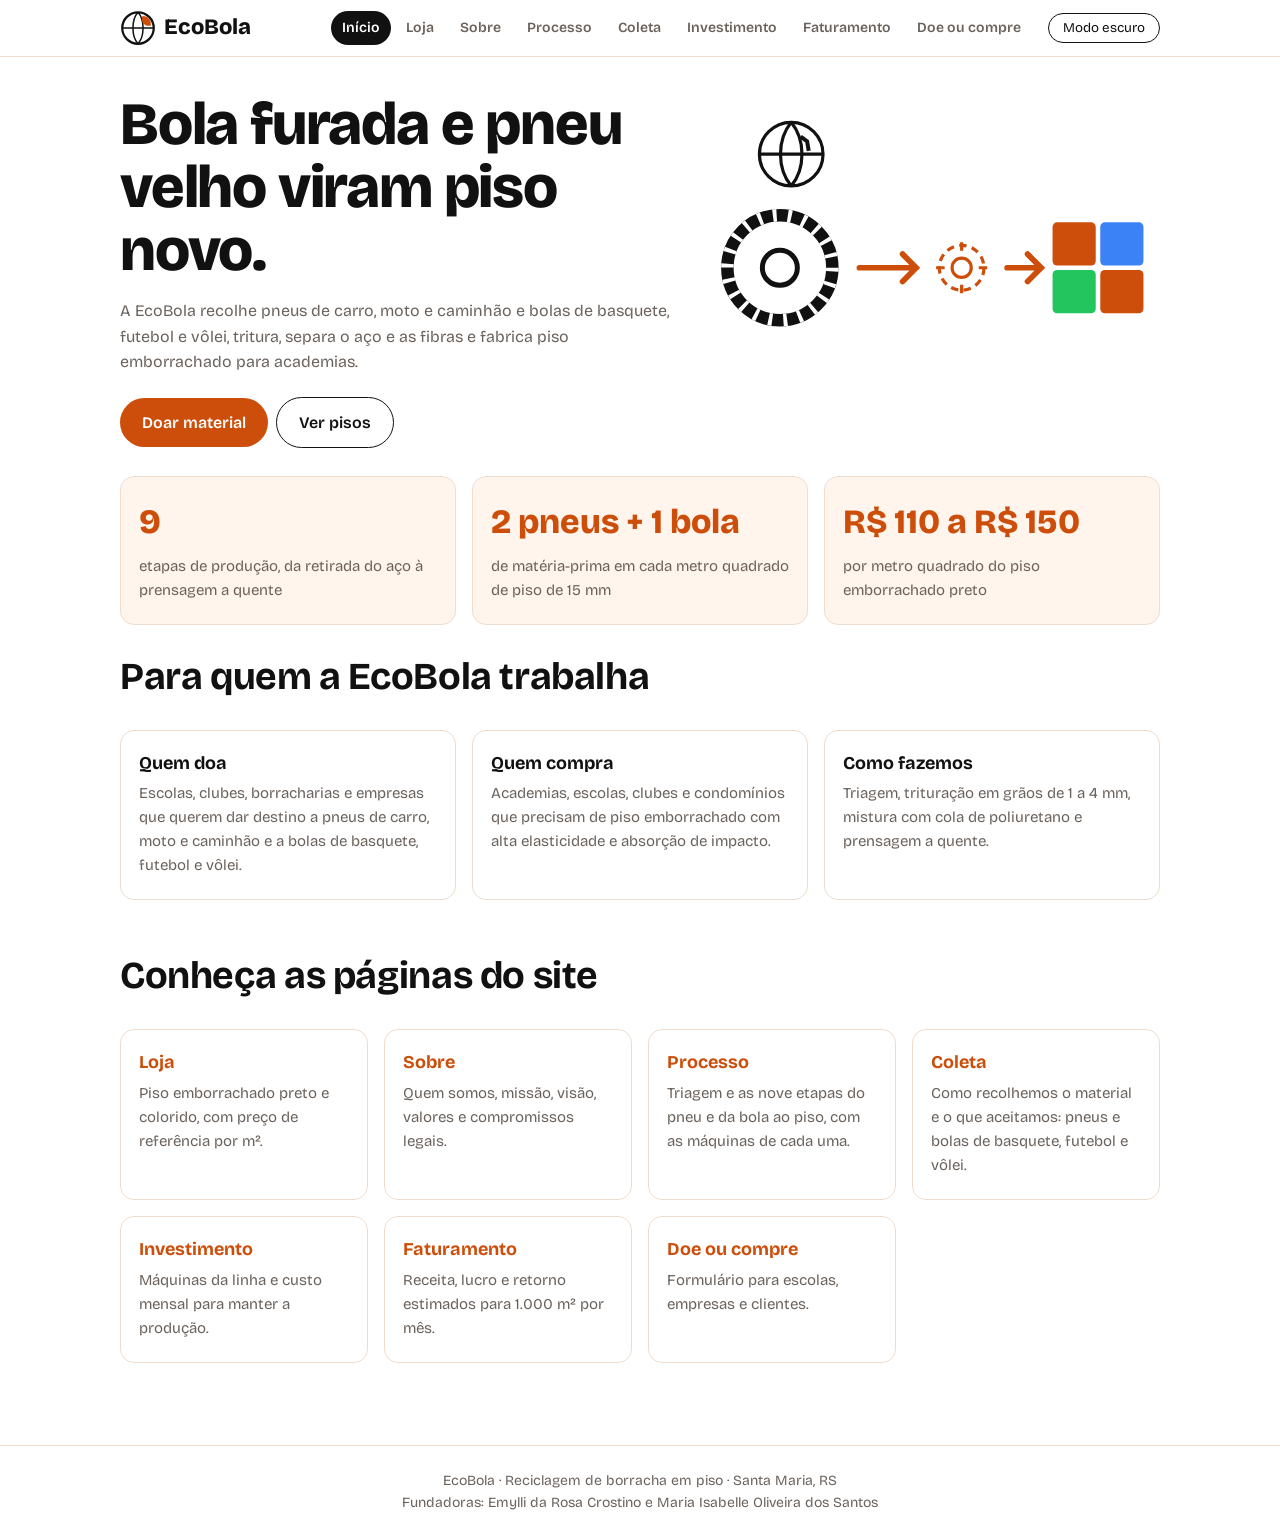
<file: index.html>
<!DOCTYPE html>
<html lang="pt-BR">

<head>
    <meta charset="utf-8">
    <meta name="viewport" content="width=device-width, initial-scale=1, viewport-fit=cover">
    <title>EcoBola – Pisos de borracha reciclada – EcoBola</title>
    <link rel="preconnect" href="https://fonts.googleapis.com">
    <link rel="preconnect" href="https://fonts.gstatic.com" crossorigin>
    <link href="https://fonts.googleapis.com/css2?family=Bricolage+Grotesque:wght@400;600;800&display=swap"
        rel="stylesheet" media="print" onload="this.media='all'">
    <noscript>
        <link href="https://fonts.googleapis.com/css2?family=Bricolage+Grotesque:wght@400;600;800&display=swap"
            rel="stylesheet">
    </noscript>
    <link rel="stylesheet" href="style.css">
    <script>try { var t = localStorage.getItem("eb-theme"); if (t) document.documentElement.dataset.theme = t } catch (e) { }</script>
</head>

<body>
    <div id="site-header"></div>
    <main>
        <section id="inicio">
            <div class="hero">
                <div>
                    <h1>Bola furada e pneu velho viram piso novo.</h1>
                    <p>A EcoBola recolhe pneus de carro, moto e caminhão e bolas de basquete, futebol e vôlei, tritura,
                        separa o aço e as fibras e fabrica piso emborrachado para academias.</p>
                    <a class="btn" href="doar.html">Doar material</a><a class="btn o" href="loja.html">Ver pisos</a>
                </div>
                <svg viewBox="0 0 400 300" role="img" aria-label="Ilustração: pneu e bola viram placas de piso"
                    style="color:var(--fg);width:100%">
                    <use href="#tire" x="10" y="90" width="110" height="110" />
                    <use href="#ball" x="40" y="10" width="70" height="70" />
                    <path d="M135 145h50m-12-12 12 12-12 12" fill="none" stroke="var(--acc)" stroke-width="5"
                        stroke-linecap="round" />
                    <use href="#grind" x="195" y="115" width="60" height="60" style="color:var(--acc)" />
                    <path d="M265 145h30m-12-12 12 12-12 12" fill="none" stroke="var(--acc)" stroke-width="5"
                        stroke-linecap="round" />
                    <g fill="var(--acc)">
                        <rect x="305" y="105" width="38" height="38" rx="4" />
                        <rect x="347" y="105" width="38" height="38" rx="4" fill="#3b82f6" />
                        <rect x="305" y="147" width="38" height="38" rx="4" fill="#22c55e" />
                        <rect x="347" y="147" width="38" height="38" rx="4" />
                    </g>
                </svg>
            </div>
            <div class="grid">
                <div class="card s">
                    <div class="num" data-n="9">0</div>
                    <p>etapas de produção, da retirada do aço à prensagem a quente</p>
                </div>
                <div class="card s">
                    <div class="num">2 pneus + 1 bola</div>
                    <p>de matéria-prima em cada metro quadrado de piso de 15 mm</p>
                </div>
                <div class="card s">
                    <div class="num">R$ 110 a R$ 150</div>
                    <p>por metro quadrado do piso emborrachado preto</p>
                </div>
            </div>
            <h2>Para quem a EcoBola trabalha</h2>
            <div class="grid">
                <div class="card">
                    <h3>Quem doa</h3>
                    <p>Escolas, clubes, borracharias e empresas que querem dar destino a pneus de carro, moto e caminhão e a bolas de basquete, futebol e vôlei.</p>
                </div>
                <div class="card">
                    <h3>Quem compra</h3>
                    <p>Academias, escolas, clubes e condomínios que precisam de piso emborrachado com alta elasticidade e absorção de impacto.</p>
                </div>
                <div class="card">
                    <h3>Como fazemos</h3>
                    <p>Triagem, trituração em grãos de 1 a 4 mm, mistura com cola de poliuretano e prensagem a quente.</p>
                </div>
            </div>
            <h2 class="sub">Conheça as páginas do site</h2>
            <div class="grid">
                <a class="card" href="loja.html">
                    <h3>Loja</h3>
                    <p>Piso emborrachado preto e colorido, com preço de referência por m².</p>
                </a>
                <a class="card" href="sobre.html">
                    <h3>Sobre</h3>
                    <p>Quem somos, missão, visão, valores e compromissos legais.</p>
                </a>
                <a class="card" href="processo.html">
                    <h3>Processo</h3>
                    <p>Triagem e as nove etapas do pneu e da bola ao piso, com as máquinas de cada uma.</p>
                </a>
                <a class="card" href="coleta.html">
                    <h3>Coleta</h3>
                    <p>Como recolhemos o material e o que aceitamos: pneus e bolas de basquete, futebol e vôlei.</p>
                </a>
                <a class="card" href="investimento.html">
                    <h3>Investimento</h3>
                    <p>Máquinas da linha e custo mensal para manter a produção.</p>
                </a>
                <a class="card" href="faturamento.html">
                    <h3>Faturamento</h3>
                    <p>Receita, lucro e retorno estimados para 1.000 m² por mês.</p>
                </a>
                <a class="card" href="doar.html">
                    <h3>Doe ou compre</h3>
                    <p>Formulário para escolas, empresas e clientes.</p>
                </a>
            </div>
        </section>
    </main>
    <div id="site-footer"></div>
    <script src="script.js" defer></script>
</body>

</html>
</file>
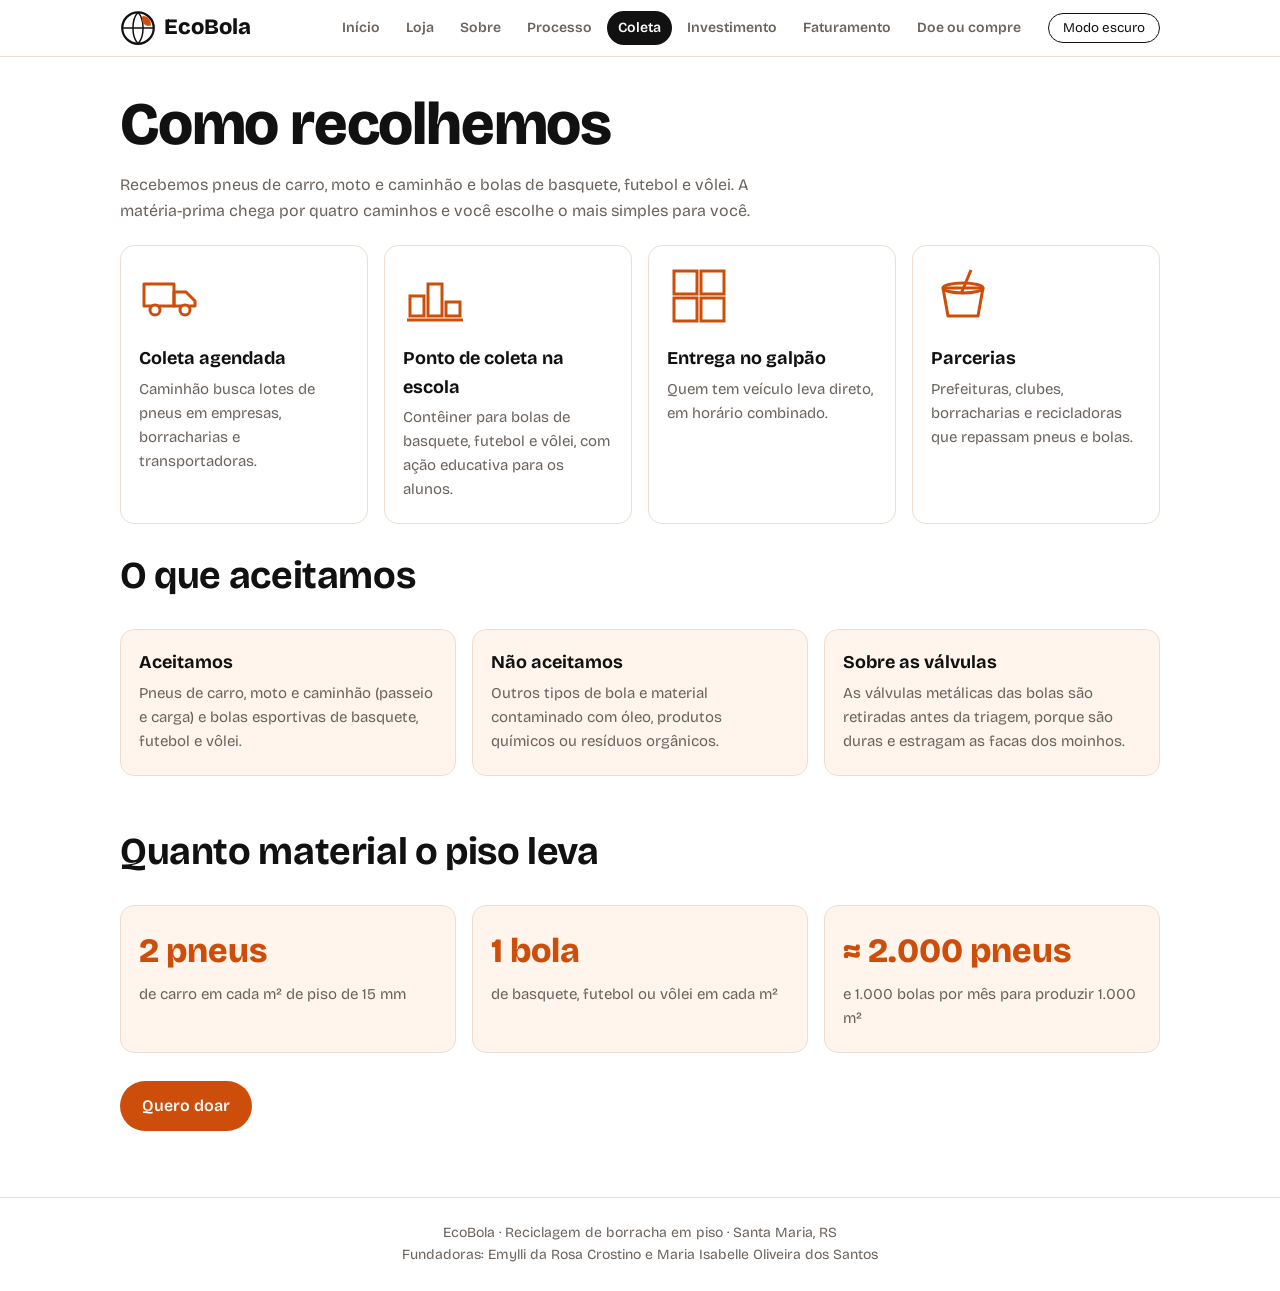
<file: coleta.html>
<!DOCTYPE html>
<html lang="pt-BR">

<head>
    <meta charset="utf-8">
    <meta name="viewport" content="width=device-width, initial-scale=1, viewport-fit=cover">
    <title>Coleta – EcoBola</title>
    <link rel="preconnect" href="https://fonts.googleapis.com">
    <link rel="preconnect" href="https://fonts.gstatic.com" crossorigin>
    <link href="https://fonts.googleapis.com/css2?family=Bricolage+Grotesque:wght@400;600;800&display=swap"
        rel="stylesheet" media="print" onload="this.media='all'">
    <noscript>
        <link href="https://fonts.googleapis.com/css2?family=Bricolage+Grotesque:wght@400;600;800&display=swap"
            rel="stylesheet">
    </noscript>
    <link rel="stylesheet" href="style.css">
    <script>try { var t = localStorage.getItem("eb-theme"); if (t) document.documentElement.dataset.theme = t } catch (e) { }</script>
</head>

<body>
    <div id="site-header"></div>
    <main>
        <section id="coleta">
            <h1>Como recolhemos</h1>
            <p>Recebemos pneus de carro, moto e caminhão e bolas de basquete, futebol e vôlei. A matéria-prima chega
                por quatro caminhos e você escolhe o mais simples para você.</p>
            <div class="grid">
                <div class="card"><svg class="i" viewBox="0 0 64 64">
                        <use href="#truck" />
                    </svg>
                    <h3>Coleta agendada</h3>
                    <p>Caminhão busca lotes de pneus em empresas, borracharias e transportadoras.</p>
                </div>
                <div class="card"><svg class="i" viewBox="0 0 64 64">
                        <use href="#sort" />
                    </svg>
                    <h3>Ponto de coleta na escola</h3>
                    <p>Contêiner para bolas de basquete, futebol e vôlei, com ação educativa para os alunos.</p>
                </div>
                <div class="card"><svg class="i" viewBox="0 0 64 64">
                        <use href="#tiles" />
                    </svg>
                    <h3>Entrega no galpão</h3>
                    <p>Quem tem veículo leva direto, em horário combinado.</p>
                </div>
                <div class="card"><svg class="i" viewBox="0 0 64 64">
                        <use href="#mix" />
                    </svg>
                    <h3>Parcerias</h3>
                    <p>Prefeituras, clubes, borracharias e recicladoras que repassam pneus e bolas.</p>
                </div>
            </div>
            <h2>O que aceitamos</h2>
            <div class="grid">
                <div class="card s">
                    <h3>Aceitamos</h3>
                    <p>Pneus de carro, moto e caminhão (passeio e carga) e bolas esportivas de basquete, futebol e
                        vôlei.</p>
                </div>
                <div class="card s">
                    <h3>Não aceitamos</h3>
                    <p>Outros tipos de bola e material contaminado com óleo, produtos químicos ou resíduos orgânicos.
                    </p>
                </div>
                <div class="card s">
                    <h3>Sobre as válvulas</h3>
                    <p>As válvulas metálicas das bolas são retiradas antes da triagem, porque são duras e estragam as
                        facas dos moinhos.</p>
                </div>
            </div>
            <h2 class="sub">Quanto material o piso leva</h2>
            <div class="grid">
                <div class="card s">
                    <div class="num">2 pneus</div>
                    <p>de carro em cada m² de piso de 15 mm</p>
                </div>
                <div class="card s">
                    <div class="num">1 bola</div>
                    <p>de basquete, futebol ou vôlei em cada m²</p>
                </div>
                <div class="card s">
                    <div class="num">≈ 2.000 pneus</div>
                    <p>e 1.000 bolas por mês para produzir 1.000 m²</p>
                </div>
            </div>
            <a class="btn" href="doar.html">Quero doar</a>
        </section>
    </main>
    <div id="site-footer"></div>
    <script src="script.js" defer></script>
</body>

</html>
</file>
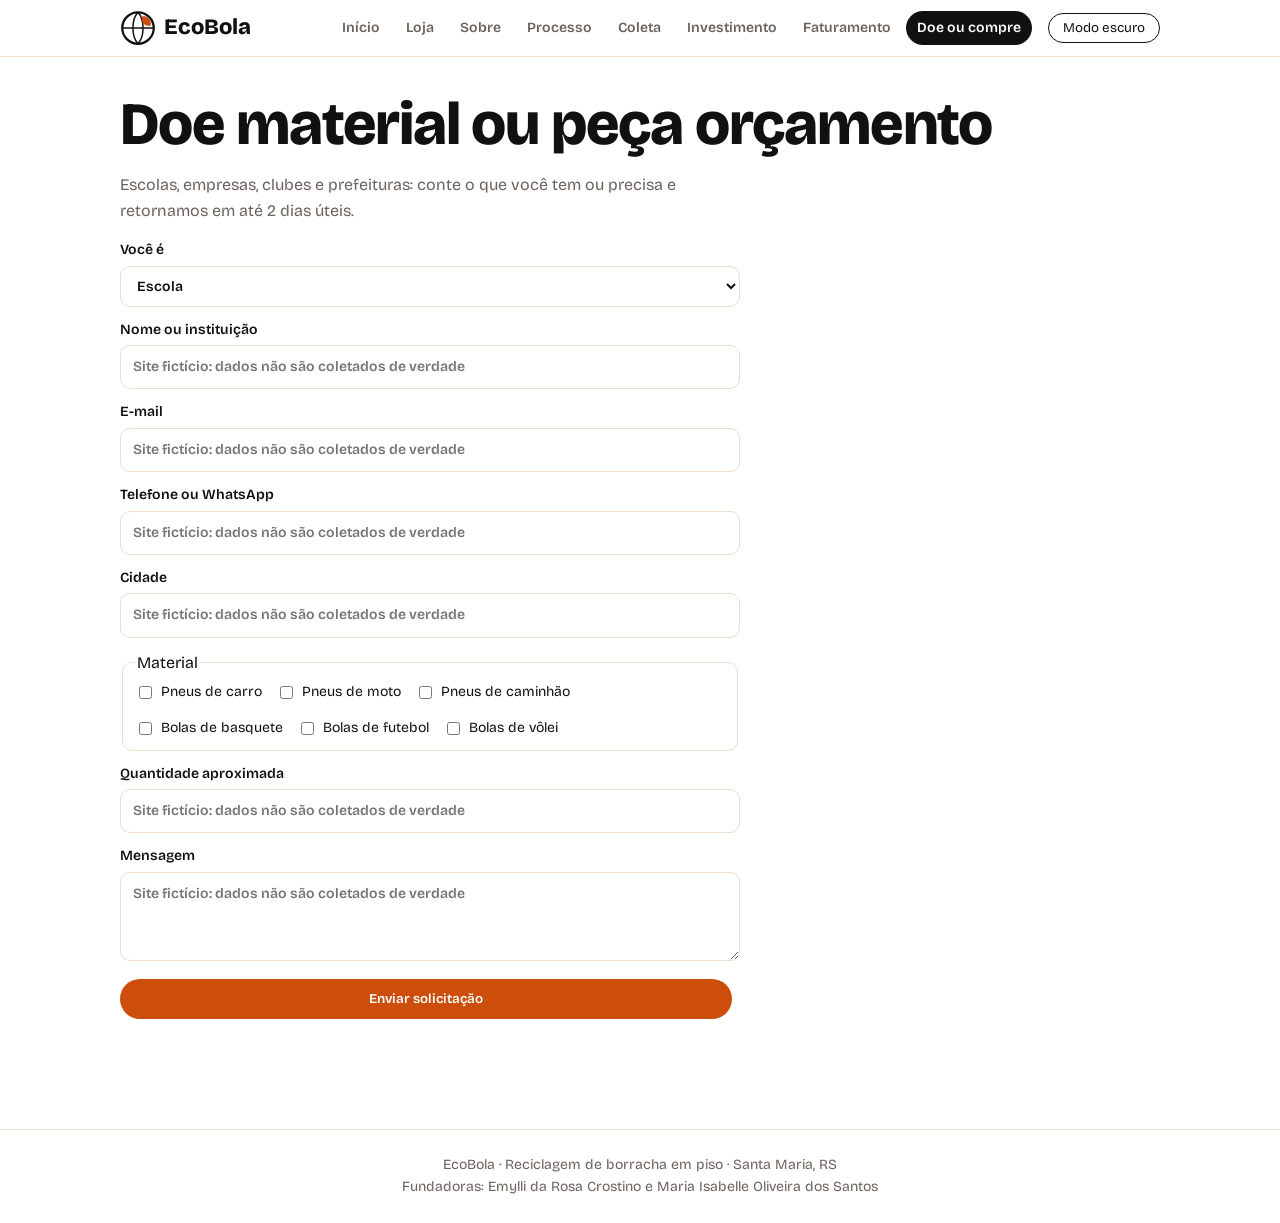
<file: doar.html>
<!DOCTYPE html>
<html lang="pt-BR">

<head>
    <meta charset="utf-8">
    <meta name="viewport" content="width=device-width, initial-scale=1, viewport-fit=cover">
    <title>Doe ou compre – EcoBola</title>
    <link rel="preconnect" href="https://fonts.googleapis.com">
    <link rel="preconnect" href="https://fonts.gstatic.com" crossorigin>
    <link href="https://fonts.googleapis.com/css2?family=Bricolage+Grotesque:wght@400;600;800&display=swap"
        rel="stylesheet" media="print" onload="this.media='all'">
    <noscript>
        <link href="https://fonts.googleapis.com/css2?family=Bricolage+Grotesque:wght@400;600;800&display=swap"
            rel="stylesheet">
    </noscript>
    <link rel="stylesheet" href="style.css">
    <script>try { var t = localStorage.getItem("eb-theme"); if (t) document.documentElement.dataset.theme = t } catch (e) { }</script>
</head>

<body>
    <div id="site-header"></div>
    <main>
        <section id="doar">
            <h1>Doe material ou peça orçamento</h1>
            <p>Escolas, empresas, clubes e prefeituras: conte o que você tem ou precisa e retornamos em até 2 dias
                úteis.</p>
            <form id="f">
                <label>Você é<select name="tipo">
                        <option>Escola</option>
                        <option>Empresa</option>
                        <option>Borracharia</option>
                        <option>Prefeitura ou órgão público</option>
                        <option>Quero comprar pisos</option>
                        <option>Outro</option>
                    </select></label>
                <label>Nome ou instituição<input name="nome" required placeholder="Site fictício: dados não são coletados de verdade"></label>
                <label>E-mail<input name="email" type="email" required placeholder="Site fictício: dados não são coletados de verdade"></label>
                <label>Telefone ou WhatsApp<input name="tel" type="tel" placeholder="Site fictício: dados não são coletados de verdade"></label>
                <label>Cidade<input name="cidade" required placeholder="Site fictício: dados não são coletados de verdade"></label>
                <fieldset>
                    <legend>Material</legend><label><input type="checkbox" name="mat" value="Pneus de carro">
                        Pneus de carro</label><label><input type="checkbox" name="mat" value="Pneus de moto"> Pneus de
                        moto</label><label><input type="checkbox" name="mat" value="Pneus de caminhão"> Pneus de
                        caminhão</label><label><input type="checkbox" name="mat" value="Bolas de basquete"> Bolas de
                        basquete</label><label><input type="checkbox" name="mat" value="Bolas de futebol"> Bolas de
                        futebol</label><label><input type="checkbox" name="mat" value="Bolas de vôlei"> Bolas de
                        vôlei</label>
                </fieldset>
                <label>Quantidade aproximada<input name="qtd" placeholder="Site fictício: dados não são coletados de verdade"></label>
                <label>Mensagem<textarea name="obs" rows="3" placeholder="Site fictício: dados não são coletados de verdade"></textarea></label>
                <button class="btn" type="submit">Enviar solicitação</button>
                <p id="msg" role="status"></p>
            </form>
        </section>
    </main>
    <div id="site-footer"></div>
    <script src="script.js" defer></script>
</body>

</html>
</file>
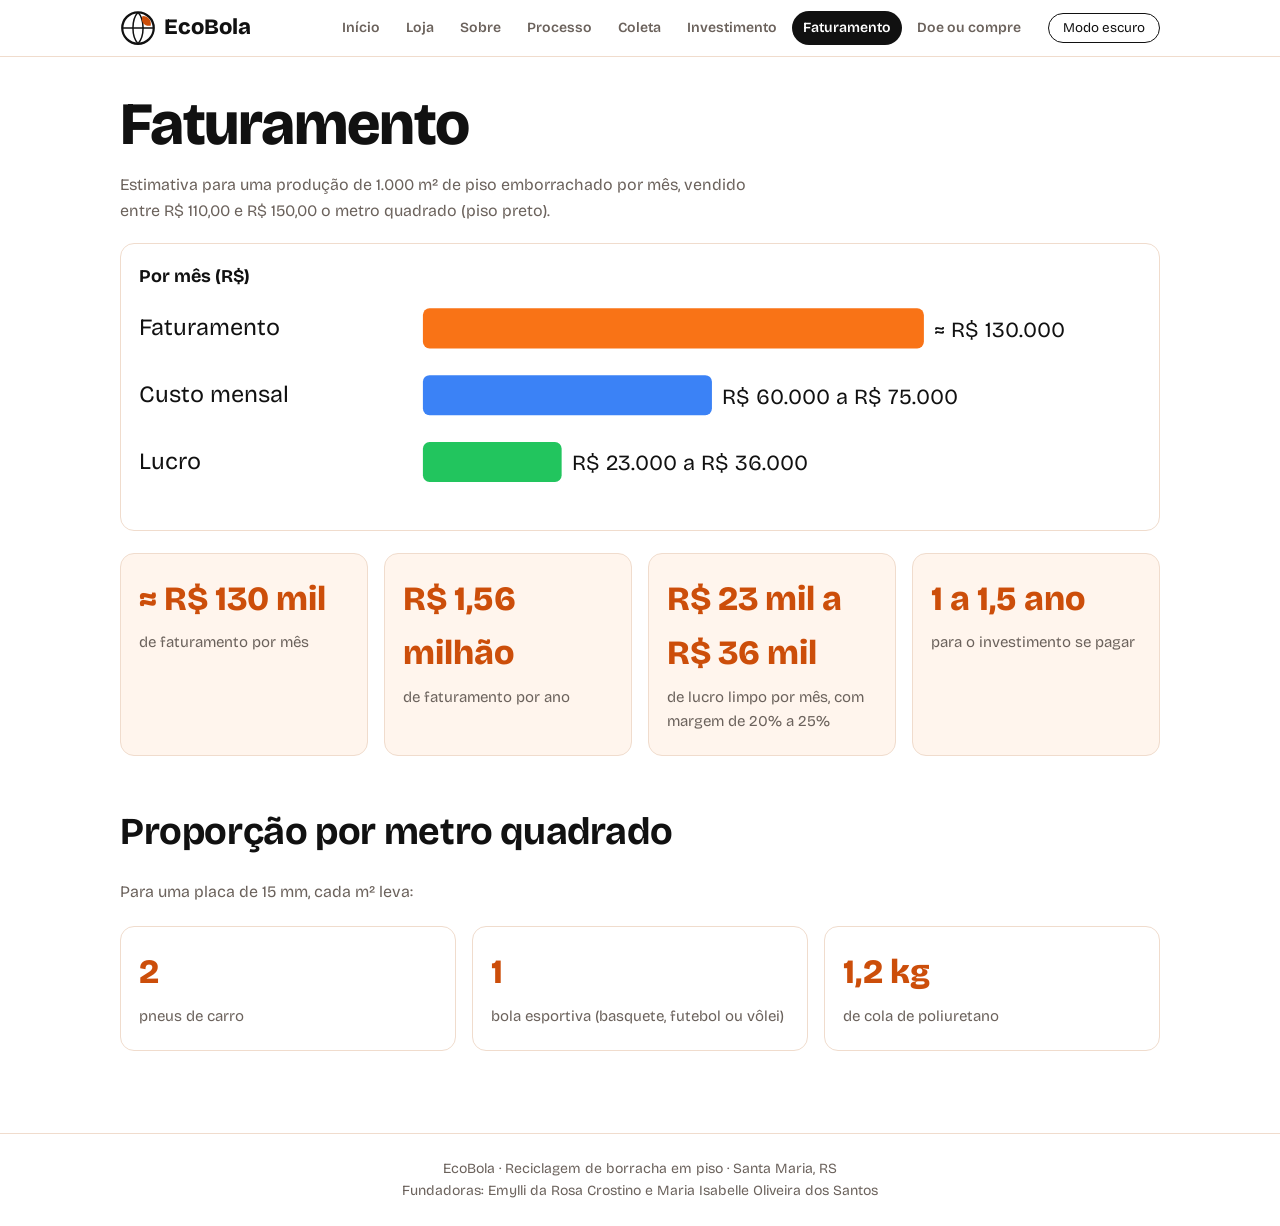
<file: faturamento.html>
<!DOCTYPE html>
<html lang="pt-BR">

<head>
    <meta charset="utf-8">
    <meta name="viewport" content="width=device-width, initial-scale=1, viewport-fit=cover">
    <title>Faturamento – EcoBola</title>
    <link rel="preconnect" href="https://fonts.googleapis.com">
    <link rel="preconnect" href="https://fonts.gstatic.com" crossorigin>
    <link href="https://fonts.googleapis.com/css2?family=Bricolage+Grotesque:wght@400;600;800&display=swap"
        rel="stylesheet" media="print" onload="this.media='all'">
    <noscript>
        <link href="https://fonts.googleapis.com/css2?family=Bricolage+Grotesque:wght@400;600;800&display=swap"
            rel="stylesheet">
    </noscript>
    <link rel="stylesheet" href="style.css">
    <script>try { var t = localStorage.getItem("eb-theme"); if (t) document.documentElement.dataset.theme = t } catch (e) { }</script>
</head>

<body>
    <div id="site-header"></div>
    <main>
        <section id="faturamento">
            <h1>Faturamento</h1>
            <p>Estimativa para uma produção de 1.000 m² de piso emborrachado por mês, vendido entre R$ 110,00 e
                R$ 150,00 o metro quadrado (piso preto).</p>
            <div class="chart">
                <h3>Por mês (R$)</h3>
                <div id="c-fat"></div>
            </div>
            <div class="grid">
                <div class="card s">
                    <div class="num">≈ R$ 130 mil</div>
                    <p>de faturamento por mês</p>
                </div>
                <div class="card s">
                    <div class="num">R$ 1,56 milhão</div>
                    <p>de faturamento por ano</p>
                </div>
                <div class="card s">
                    <div class="num">R$ 23 mil a R$ 36 mil</div>
                    <p>de lucro limpo por mês, com margem de 20% a 25%</p>
                </div>
                <div class="card s">
                    <div class="num">1 a 1,5 ano</div>
                    <p>para o investimento se pagar</p>
                </div>
            </div>
            <h2 class="sub">Proporção por metro quadrado</h2>
            <p>Para uma placa de 15 mm, cada m² leva:</p>
            <div class="grid">
                <div class="card">
                    <div class="num">2</div>
                    <p>pneus de carro</p>
                </div>
                <div class="card">
                    <div class="num">1</div>
                    <p>bola esportiva (basquete, futebol ou vôlei)</p>
                </div>
                <div class="card">
                    <div class="num">1,2 kg</div>
                    <p>de cola de poliuretano</p>
                </div>
            </div>
        </section>
    </main>
    <div id="site-footer"></div>
    <script src="script.js" defer></script>
</body>

</html>
</file>
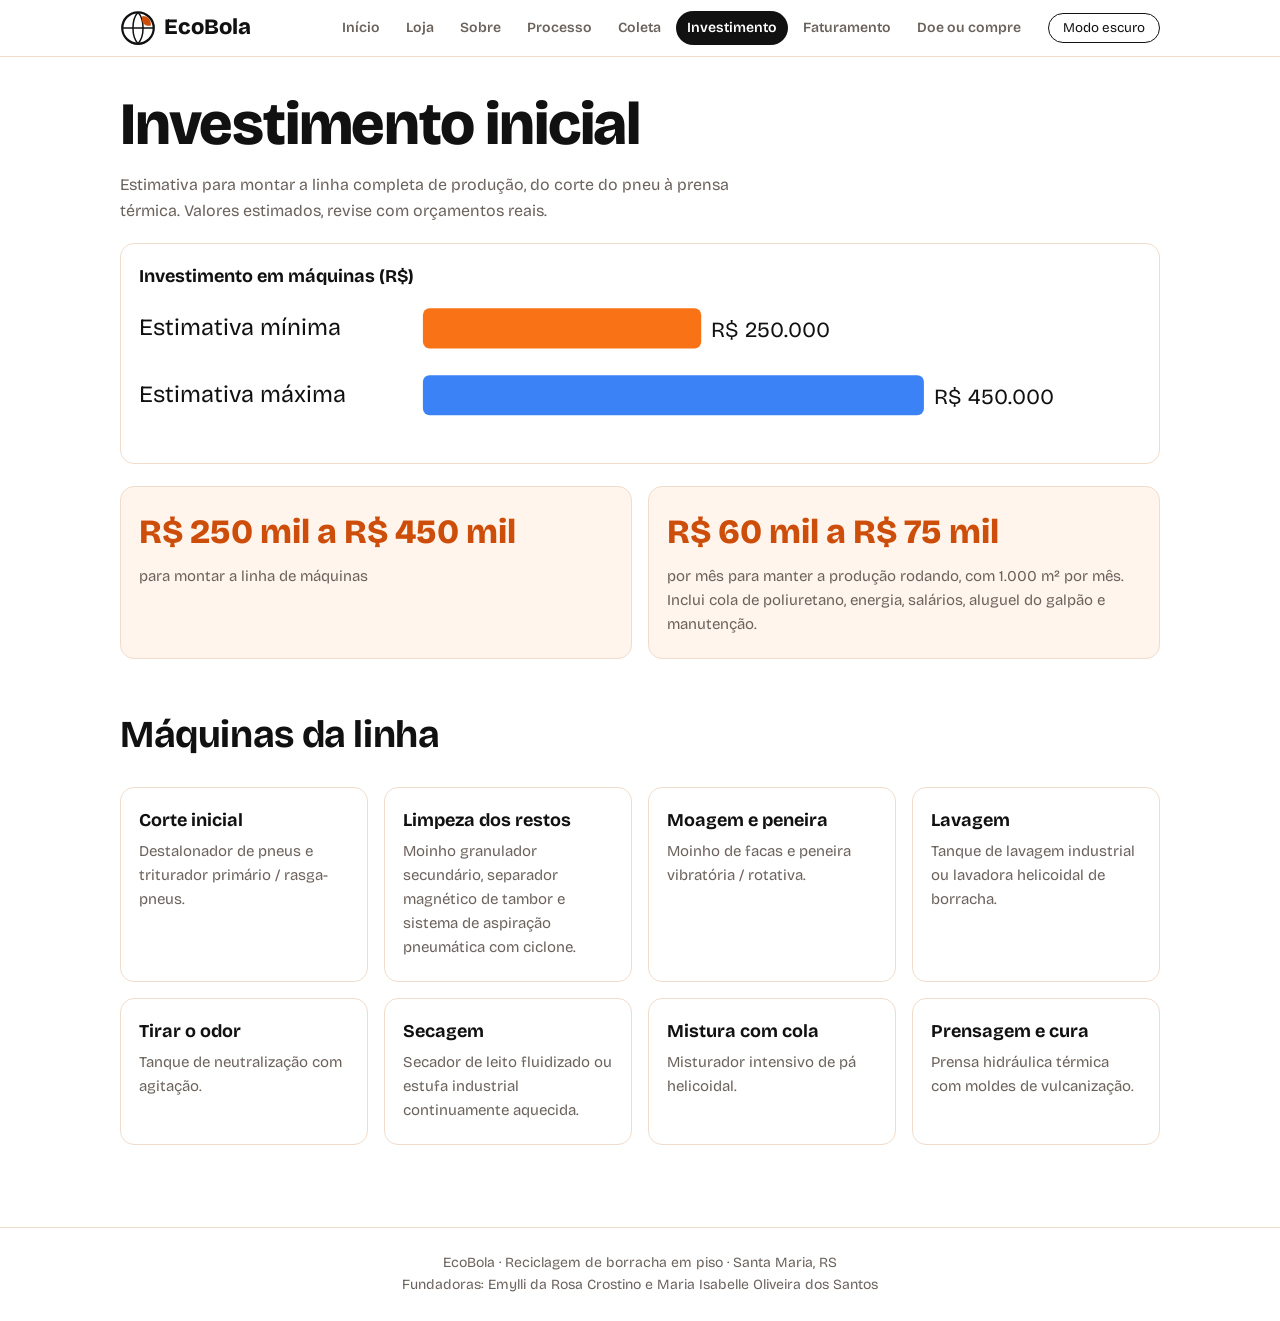
<file: investimento.html>
<!DOCTYPE html>
<html lang="pt-BR">

<head>
    <meta charset="utf-8">
    <meta name="viewport" content="width=device-width, initial-scale=1, viewport-fit=cover">
    <title>Investimento inicial – EcoBola</title>
    <link rel="preconnect" href="https://fonts.googleapis.com">
    <link rel="preconnect" href="https://fonts.gstatic.com" crossorigin>
    <link href="https://fonts.googleapis.com/css2?family=Bricolage+Grotesque:wght@400;600;800&display=swap"
        rel="stylesheet" media="print" onload="this.media='all'">
    <noscript>
        <link href="https://fonts.googleapis.com/css2?family=Bricolage+Grotesque:wght@400;600;800&display=swap"
            rel="stylesheet">
    </noscript>
    <link rel="stylesheet" href="style.css">
    <script>try { var t = localStorage.getItem("eb-theme"); if (t) document.documentElement.dataset.theme = t } catch (e) { }</script>
</head>

<body>
    <div id="site-header"></div>
    <main>
        <section id="investimento">
            <h1>Investimento inicial</h1>
            <p>Estimativa para montar a linha completa de produção, do corte do pneu à prensa térmica. Valores
                estimados, revise com orçamentos reais.</p>
            <div class="chart">
                <h3>Investimento em máquinas (R$)</h3>
                <div id="c-inv"></div>
            </div>
            <div class="grid">
                <div class="card s">
                    <div class="num">R$ 250 mil a R$ 450 mil</div>
                    <p>para montar a linha de máquinas</p>
                </div>
                <div class="card s">
                    <div class="num">R$ 60 mil a R$ 75 mil</div>
                    <p>por mês para manter a produção rodando, com 1.000 m² por mês. Inclui cola de poliuretano,
                        energia, salários, aluguel do galpão e manutenção.</p>
                </div>
            </div>
            <h2 class="sub">Máquinas da linha</h2>
            <div class="grid">
                <div class="card">
                    <h3>Corte inicial</h3>
                    <p>Destalonador de pneus e triturador primário / rasga-pneus.</p>
                </div>
                <div class="card">
                    <h3>Limpeza dos restos</h3>
                    <p>Moinho granulador secundário, separador magnético de tambor e sistema de aspiração pneumática
                        com ciclone.</p>
                </div>
                <div class="card">
                    <h3>Moagem e peneira</h3>
                    <p>Moinho de facas e peneira vibratória / rotativa.</p>
                </div>
                <div class="card">
                    <h3>Lavagem</h3>
                    <p>Tanque de lavagem industrial ou lavadora helicoidal de borracha.</p>
                </div>
                <div class="card">
                    <h3>Tirar o odor</h3>
                    <p>Tanque de neutralização com agitação.</p>
                </div>
                <div class="card">
                    <h3>Secagem</h3>
                    <p>Secador de leito fluidizado ou estufa industrial continuamente aquecida.</p>
                </div>
                <div class="card">
                    <h3>Mistura com cola</h3>
                    <p>Misturador intensivo de pá helicoidal.</p>
                </div>
                <div class="card">
                    <h3>Prensagem e cura</h3>
                    <p>Prensa hidráulica térmica com moldes de vulcanização.</p>
                </div>
            </div>
        </section>
    </main>
    <div id="site-footer"></div>
    <script src="script.js" defer></script>
</body>

</html>
</file>
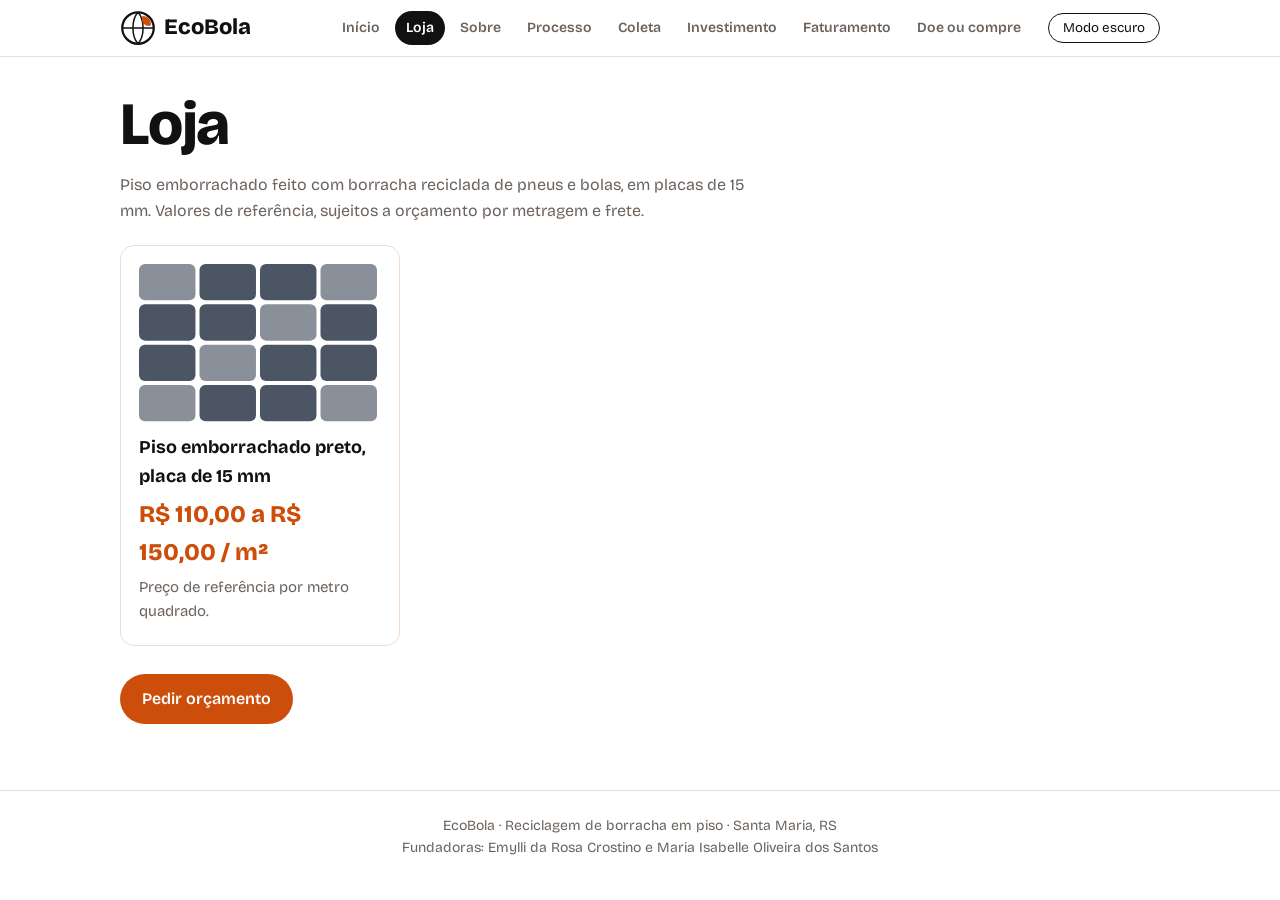
<file: loja.html>
<!DOCTYPE html>
<html lang="pt-BR">

<head>
    <meta charset="utf-8">
    <meta name="viewport" content="width=device-width, initial-scale=1, viewport-fit=cover">
    <title>Loja – EcoBola</title>
    <link rel="preconnect" href="https://fonts.googleapis.com">
    <link rel="preconnect" href="https://fonts.gstatic.com" crossorigin>
    <link href="https://fonts.googleapis.com/css2?family=Bricolage+Grotesque:wght@400;600;800&display=swap"
        rel="stylesheet" media="print" onload="this.media='all'">
    <noscript>
        <link href="https://fonts.googleapis.com/css2?family=Bricolage+Grotesque:wght@400;600;800&display=swap"
            rel="stylesheet">
    </noscript>
    <link rel="stylesheet" href="style.css">
    <script>try { var t = localStorage.getItem("eb-theme"); if (t) document.documentElement.dataset.theme = t } catch (e) { }</script>
</head>

<body>
    <div id="site-header"></div>
    <main>
        <section id="loja">
            <h1>Loja</h1>
            <p>Piso emborrachado feito com borracha reciclada de pneus e bolas, em placas de 15 mm. Valores de
                referência, sujeitos a orçamento por metragem e frete.</p>
            <div class="grid" id="prod"></div>
            <a class="btn" href="doar.html">Pedir orçamento</a>
        </section>
    </main>
    <div id="site-footer"></div>
    <script src="script.js" defer></script>
</body>

</html>
</file>
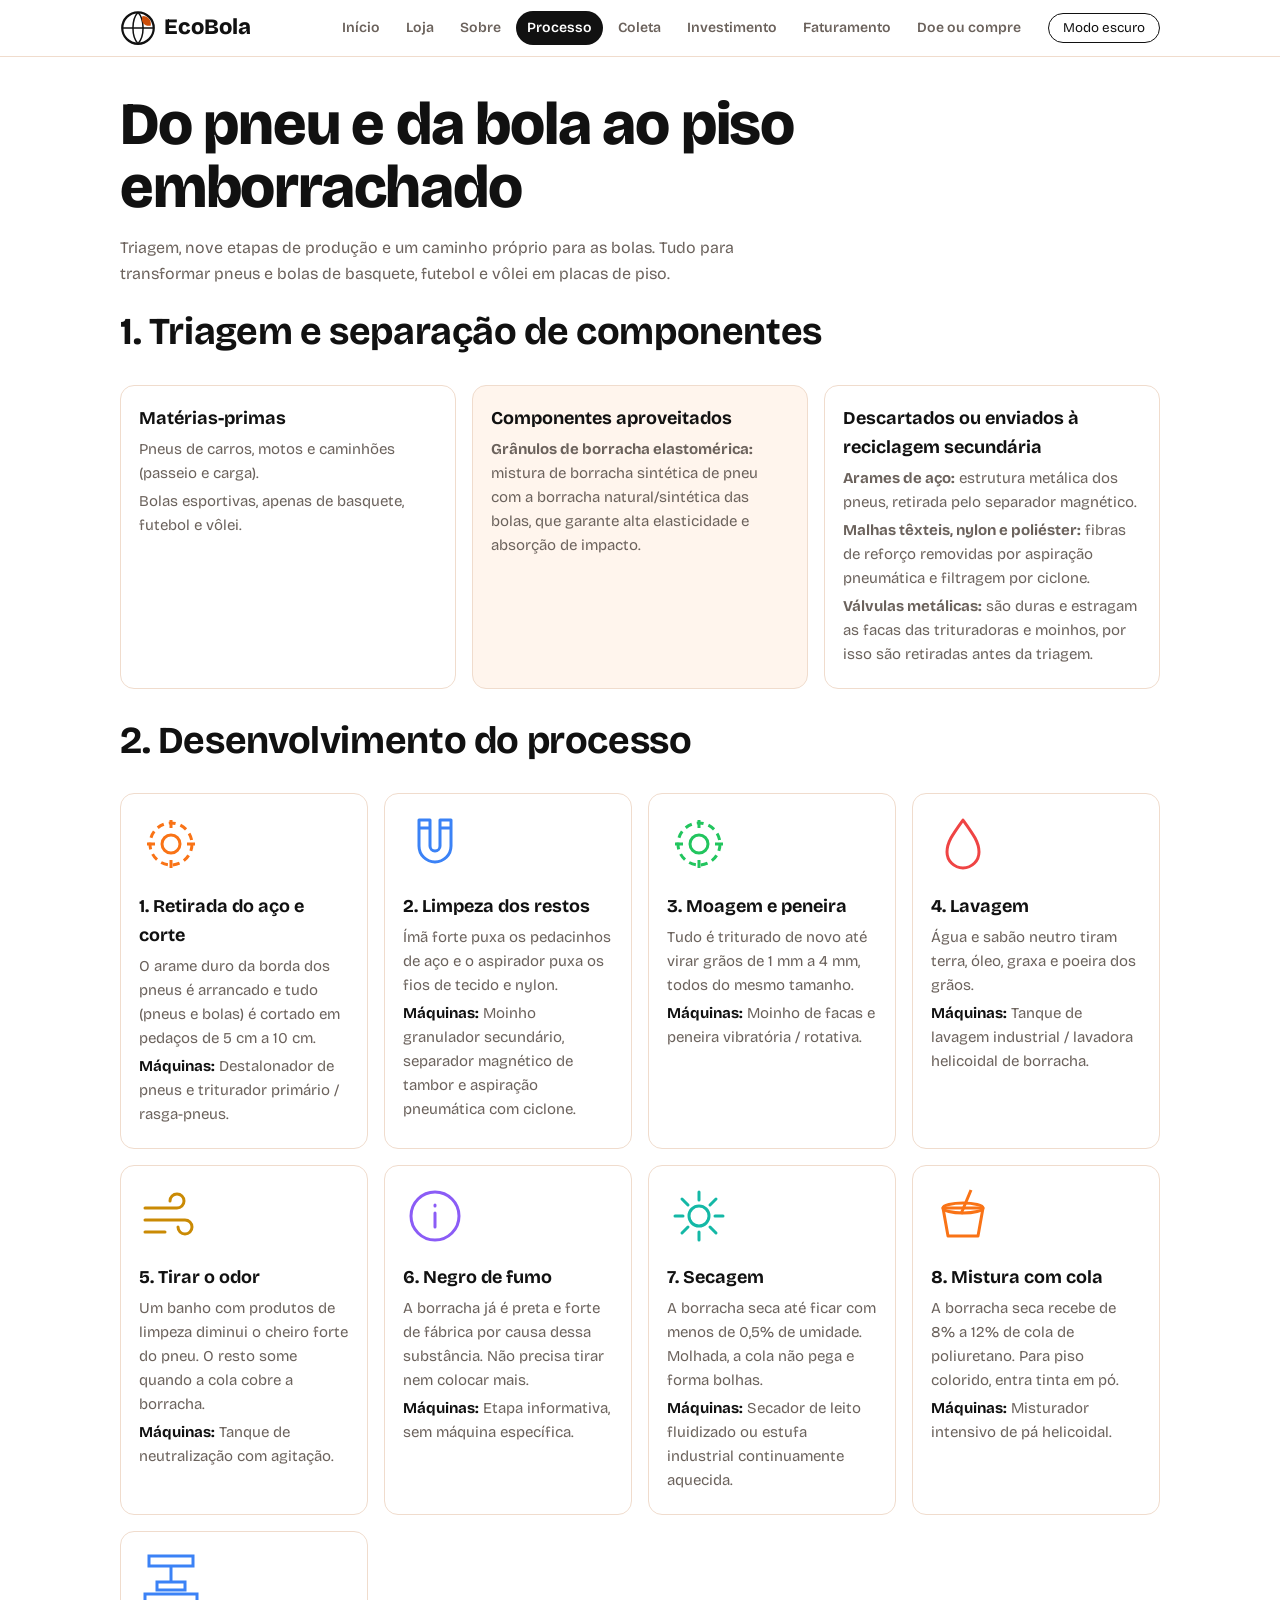
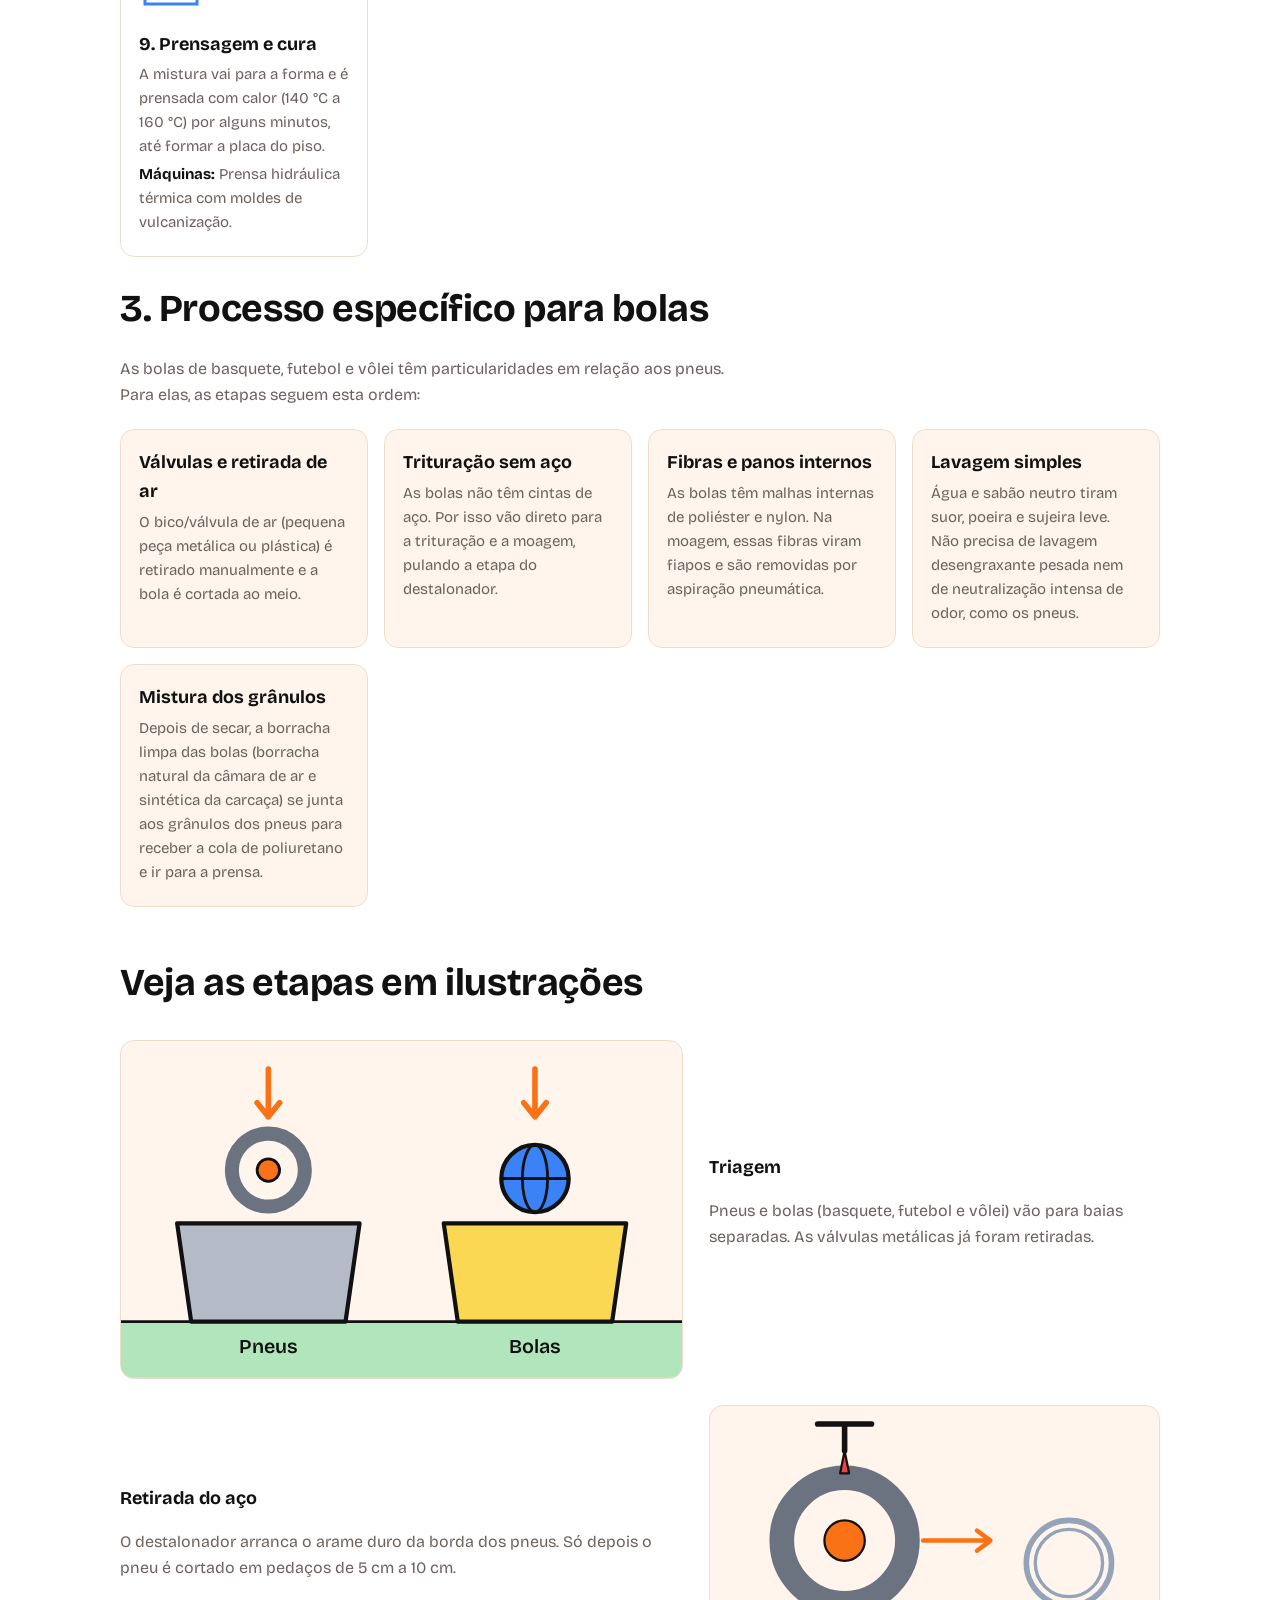
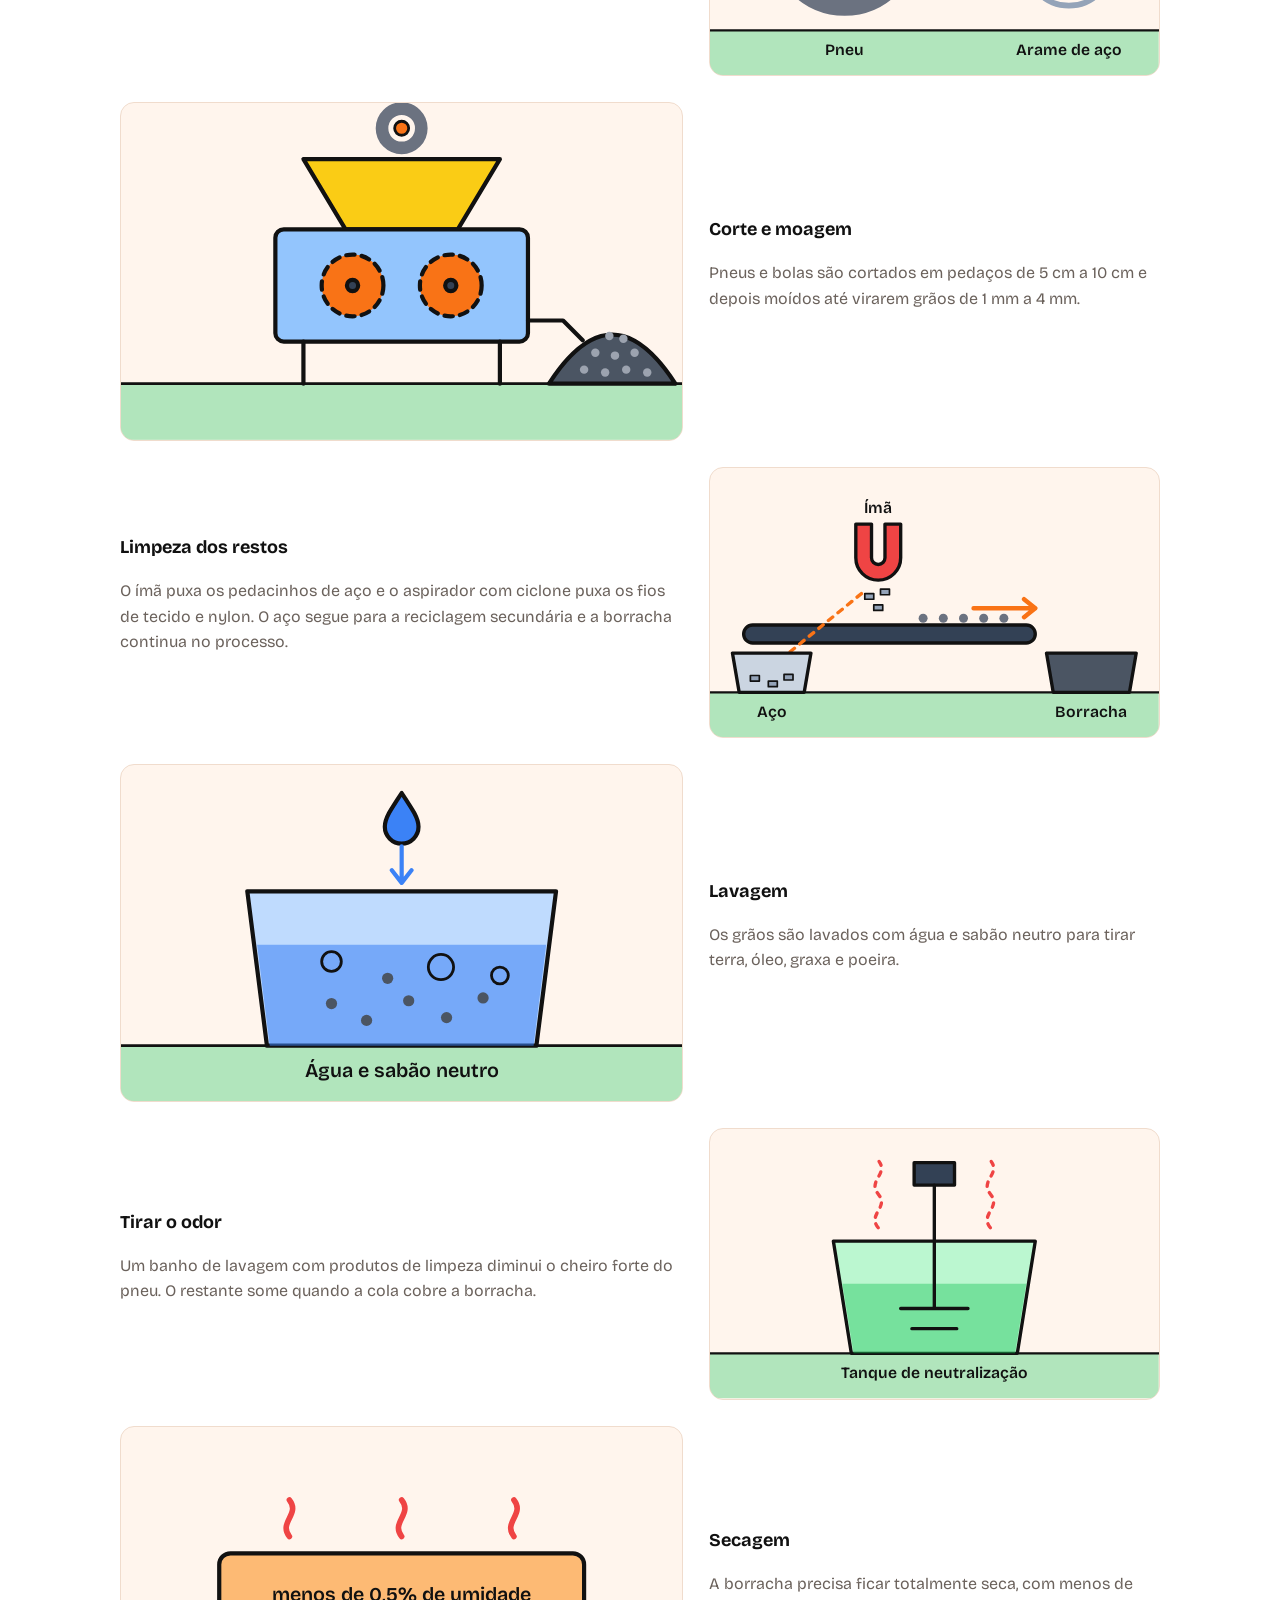
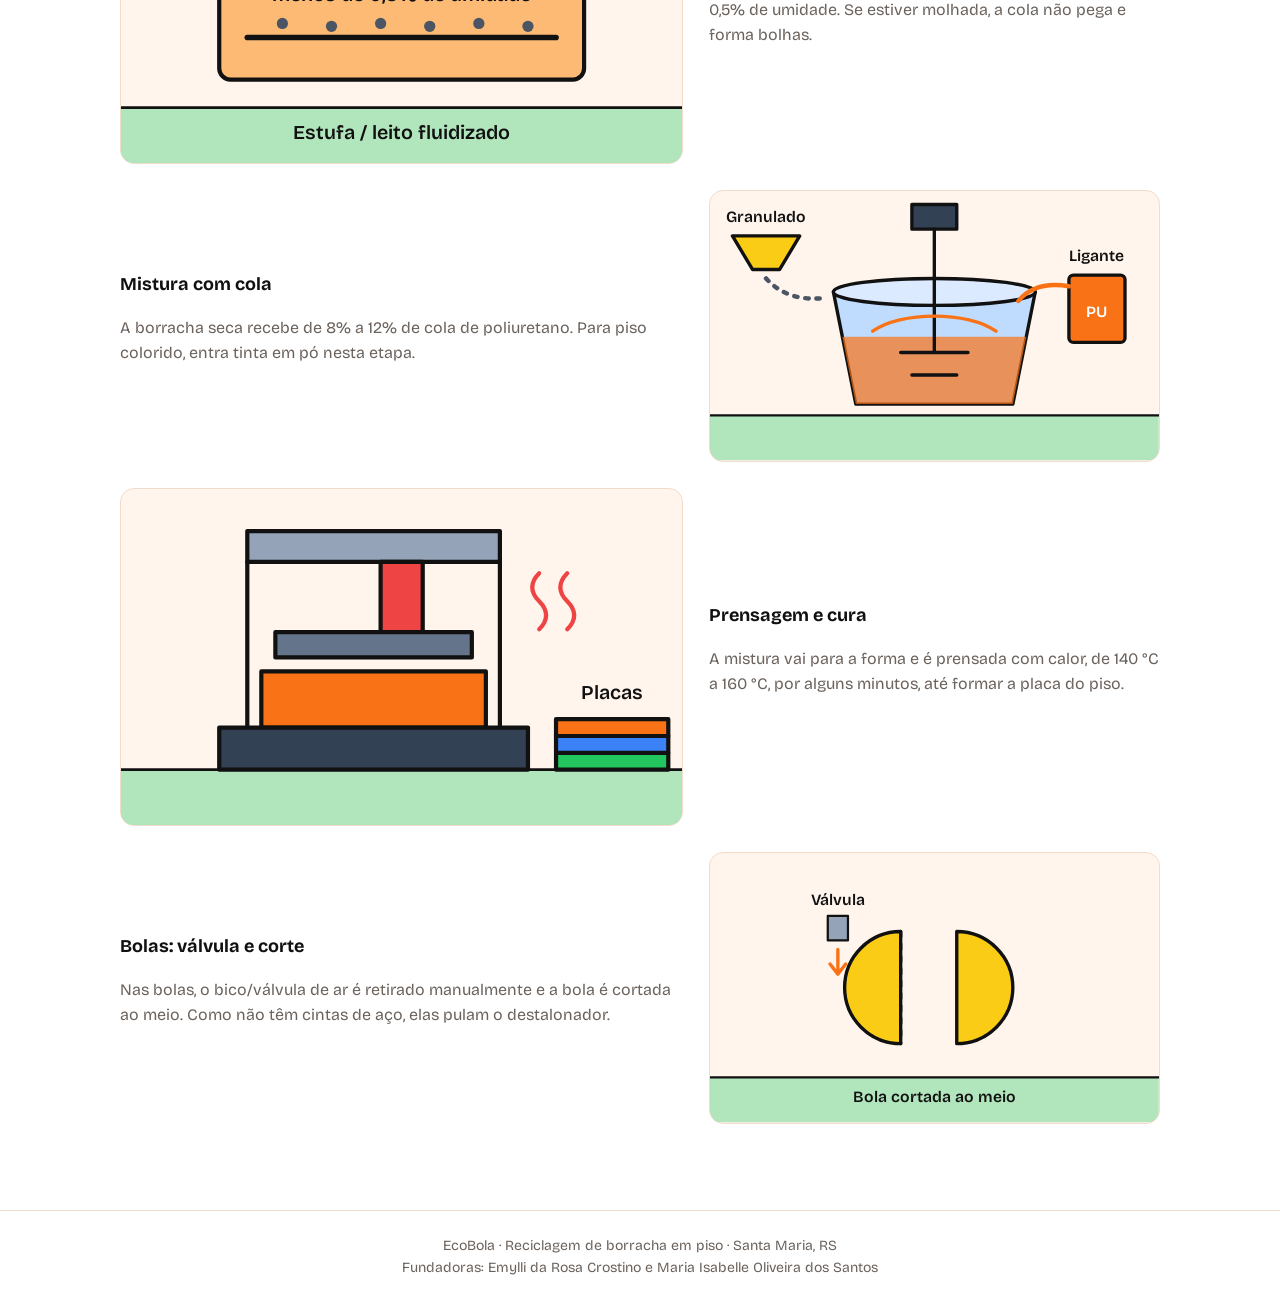
<file: processo.html>
<!DOCTYPE html>
<html lang="pt-BR">

<head>
    <meta charset="utf-8">
    <meta name="viewport" content="width=device-width, initial-scale=1, viewport-fit=cover">
    <title>Processo de fabricação – EcoBola</title>
    <link rel="preconnect" href="https://fonts.googleapis.com">
    <link rel="preconnect" href="https://fonts.gstatic.com" crossorigin>
    <link href="https://fonts.googleapis.com/css2?family=Bricolage+Grotesque:wght@400;600;800&display=swap"
        rel="stylesheet" media="print" onload="this.media='all'">
    <noscript>
        <link href="https://fonts.googleapis.com/css2?family=Bricolage+Grotesque:wght@400;600;800&display=swap"
            rel="stylesheet">
    </noscript>
    <link rel="stylesheet" href="style.css">
    <script>try { var t = localStorage.getItem("eb-theme"); if (t) document.documentElement.dataset.theme = t } catch (e) { }</script>
</head>

<body>
    <div id="site-header"></div>
    <main>
        <section id="processo">
            <h1>Do pneu e da bola ao piso emborrachado</h1>
            <p>Triagem, nove etapas de produção e um caminho próprio para as bolas. Tudo para transformar pneus e bolas
                de basquete, futebol e vôlei em placas de piso.</p>

            <h2>1. Triagem e separação de componentes</h2>
            <div class="grid">
                <div class="card">
                    <h3>Matérias-primas</h3>
                    <p>Pneus de carros, motos e caminhões (passeio e carga).</p>
                    <p>Bolas esportivas, apenas de basquete, futebol e vôlei.</p>
                </div>
                <div class="card s">
                    <h3>Componentes aproveitados</h3>
                    <p><strong>Grânulos de borracha elastomérica:</strong> mistura de borracha sintética de pneu com a
                        borracha natural/sintética das bolas, que garante alta elasticidade e absorção de impacto.</p>
                </div>
                <div class="card">
                    <h3>Descartados ou enviados à reciclagem secundária</h3>
                    <p><strong>Arames de aço:</strong> estrutura metálica dos pneus, retirada pelo separador
                        magnético.</p>
                    <p><strong>Malhas têxteis, nylon e poliéster:</strong> fibras de reforço removidas por aspiração
                        pneumática e filtragem por ciclone.</p>
                    <p><strong>Válvulas metálicas:</strong> são duras e estragam as facas das trituradoras e moinhos,
                        por isso são retiradas antes da triagem.</p>
                </div>
            </div>

            <h2>2. Desenvolvimento do processo</h2>
            <div class="grid" id="steps"></div>

            <h2>3. Processo específico para bolas</h2>
            <p>As bolas de basquete, futebol e vôlei têm particularidades em relação aos pneus. Para elas, as etapas
                seguem esta ordem:</p>
            <div class="grid">
                <div class="card s">
                    <h3>Válvulas e retirada de ar</h3>
                    <p>O bico/válvula de ar (pequena peça metálica ou plástica) é retirado manualmente e a bola é
                        cortada ao meio.</p>
                </div>
                <div class="card s">
                    <h3>Trituração sem aço</h3>
                    <p>As bolas não têm cintas de aço. Por isso vão direto para a trituração e a moagem, pulando a
                        etapa do destalonador.</p>
                </div>
                <div class="card s">
                    <h3>Fibras e panos internos</h3>
                    <p>As bolas têm malhas internas de poliéster e nylon. Na moagem, essas fibras viram fiapos e são
                        removidas por aspiração pneumática.</p>
                </div>
                <div class="card s">
                    <h3>Lavagem simples</h3>
                    <p>Água e sabão neutro tiram suor, poeira e sujeira leve. Não precisa de lavagem desengraxante
                        pesada nem de neutralização intensa de odor, como os pneus.</p>
                </div>
                <div class="card s">
                    <h3>Mistura dos grânulos</h3>
                    <p>Depois de secar, a borracha limpa das bolas (borracha natural da câmara de ar e sintética da
                        carcaça) se junta aos grânulos dos pneus para receber a cola de poliuretano e ir para a prensa.
                    </p>
                </div>
            </div>

            <h2 class="sub">Veja as etapas em ilustrações</h2>
            <div class="scenes">
                <div class="scene"><svg viewBox="0 0 400 240" role="img" aria-label="Duas baias separando pneus e bolas">
                    <rect x="0" y="200" width="400" height="40" fill="#22c55e" fill-opacity="0.35" stroke="none" />
                    <path d="M0 200h400" stroke-width="2" />
                    <path d="M40 130h130l-10 70H50z" fill="#94a3b8" fill-opacity="0.7" />
                    <path d="M230 130h130l-10 70H240z" fill="#facc15" fill-opacity="0.7" />
                    <circle cx="105" cy="92" r="26" stroke="#6b7280" stroke-width="10" />
                    <circle cx="105" cy="92" r="8" fill="#f97316" stroke-width="2" />
                    <circle cx="295" cy="98" r="24" fill="#3b82f6" />
                    <ellipse cx="295" cy="98" rx="9" ry="24" stroke-width="2" />
                    <path d="M271 98h48" stroke-width="2" />
                    <path d="M105 20v34m-8-10 8 10 8-10M295 20v34m-8-10 8 10 8-10" stroke="#f97316" stroke-width="4" />
                    <text x="105" y="222" text-anchor="middle">Pneus</text><text x="295" y="222" text-anchor="middle">Bolas</text>
                </svg>
                    <div>
                        <h3>Triagem</h3>
                        <p>Pneus e bolas (basquete, futebol e vôlei) vão para baias separadas. As válvulas metálicas já foram retiradas.</p>
                    </div>
                </div>
                <div class="scene"><svg viewBox="0 0 400 240" role="img" aria-label="Destalonador retirando o arame de aço da borda do pneu">
                    <rect x="0" y="200" width="400" height="40" fill="#22c55e" fill-opacity="0.35" stroke="none" />
                    <path d="M0 200h400" stroke-width="2" />
                    <circle cx="120" cy="120" r="56" stroke="#6b7280" stroke-width="22" />
                    <circle cx="120" cy="120" r="18" fill="#f97316" stroke-width="2" />
                    <path d="M120 40v-24M96 16h48" stroke-width="5" />
                    <path d="M120 40l-4 20h8z" fill="#ef4444" stroke-width="2" />
                    <path d="M190 120h60m-12-9 12 9-12 9" stroke="#f97316" stroke-width="4" />
                    <circle cx="320" cy="140" r="38" stroke="#94a3b8" stroke-width="5" />
                    <circle cx="320" cy="140" r="30" stroke="#94a3b8" stroke-width="3" />
                    <text x="320" y="222" text-anchor="middle">Arame de aço</text><text x="120" y="222" text-anchor="middle">Pneu</text>
                </svg>
                    <div>
                        <h3>Retirada do aço</h3>
                        <p>O destalonador arranca o arame duro da borda dos pneus. Só depois o pneu é cortado em pedaços de 5 cm a 10 cm.</p>
                    </div>
                </div>
                <div class="scene"><svg viewBox="0 0 400 240" role="img"
                    aria-label="Triturador com funil, engrenagens e pilha de granulado">
                    <rect x="0" y="200" width="400" height="40" fill="#22c55e" fill-opacity="0.35" stroke="none" />
                    <path d="M0 200h400" stroke-width="2" />
                    <circle cx="200" cy="18" r="14" stroke="#6b7280" stroke-width="9" />
                    <circle cx="200" cy="18" r="5" fill="#f97316" stroke-width="2" />
                    <path d="M130 40h140l-30 50h-80z" fill="#facc15" />
                    <rect x="110" y="90" width="180" height="80" rx="6" fill="#93c5fd" />
                    <circle cx="165" cy="130" r="22" fill="#f97316" stroke-dasharray="6 5" />
                    <circle cx="235" cy="130" r="22" fill="#f97316" stroke-dasharray="6 5" />
                    <circle cx="165" cy="130" r="4" fill="#334155" />
                    <circle cx="235" cy="130" r="4" fill="#334155" />
                    <path d="M130 170v30M270 170v30M290 155h25l14 14" />
                    <path d="M305 200Q350 130 395 200z" fill="#4b5563" />
                    <circle cx="330" cy="190" r="3" fill="#9ca3af" stroke="none" />
                    <circle cx="345" cy="192" r="3" fill="#9ca3af" stroke="none" />
                    <circle cx="360" cy="190" r="3" fill="#9ca3af" stroke="none" />
                    <circle cx="375" cy="192" r="3" fill="#9ca3af" stroke="none" />
                    <circle cx="338" cy="178" r="3" fill="#9ca3af" stroke="none" />
                    <circle cx="352" cy="180" r="3" fill="#9ca3af" stroke="none" />
                    <circle cx="366" cy="178" r="3" fill="#9ca3af" stroke="none" />
                    <circle cx="348" cy="166" r="3" fill="#9ca3af" stroke="none" />
                    <circle cx="358" cy="168" r="3" fill="#9ca3af" stroke="none" />
                </svg>
                    <div>
                        <h3>Corte e moagem</h3>
                        <p>Pneus e bolas são cortados em pedaços de 5 cm a 10 cm e depois moídos até virarem grãos de 1 mm a 4 mm.</p>
                    </div>
                </div>
                <div class="scene"><svg viewBox="0 0 400 240" role="img"
                    aria-label="Esteira com ímã separando aço e borracha">
                    <rect x="0" y="200" width="400" height="40" fill="#22c55e" fill-opacity="0.35" stroke="none" />
                    <path d="M0 200h400" stroke-width="2" />
                    <rect x="30" y="140" width="260" height="16" rx="8" fill="#334155" />
                    <path d="M130 50v30a20 20 0 0 0 40 0V50h-14v30a6 6 0 0 1-12 0V50z" fill="#ef4444" />
                    <path d="M135 112 70 165" stroke-dasharray="5 6" stroke="#f97316" stroke-width="3" />
                    <path d="M20 165h70l-6 35H26z" fill="#cbd5e1" />
                    <path d="M300 165h80l-6 35h-68z" fill="#4b5563" />
                    <rect x="36" y="185" width="8" height="5" fill="#94a3b8" stroke-width="1.5" />
                    <rect x="52" y="190" width="8" height="5" fill="#94a3b8" stroke-width="1.5" />
                    <rect x="66" y="184" width="8" height="5" fill="#94a3b8" stroke-width="1.5" />
                    <rect x="138" y="112" width="8" height="5" fill="#94a3b8" stroke-width="1.5" />
                    <rect x="152" y="108" width="8" height="5" fill="#94a3b8" stroke-width="1.5" />
                    <rect x="146" y="122" width="8" height="5" fill="#94a3b8" stroke-width="1.5" />
                    <circle cx="190" cy="134" r="4" fill="#6b7280" stroke="none" />
                    <circle cx="208" cy="134" r="4" fill="#6b7280" stroke="none" />
                    <circle cx="226" cy="134" r="4" fill="#6b7280" stroke="none" />
                    <circle cx="244" cy="134" r="4" fill="#6b7280" stroke="none" />
                    <circle cx="262" cy="134" r="4" fill="#6b7280" stroke="none" />
                    <path d="M235 125H290m-10-8 10 8-10 8" stroke="#f97316" stroke-width="4" /><text x="150" y="40"
                        text-anchor="middle">Ímã</text><text x="55" y="222" text-anchor="middle">Aço</text><text x="340"
                        y="222" text-anchor="middle">Borracha</text>
                </svg>
                    <div>
                        <h3>Limpeza dos restos</h3>
                        <p>O ímã puxa os pedacinhos de aço e o aspirador com ciclone puxa os fios de tecido e nylon. O aço segue para a reciclagem secundária e a borracha continua no processo.</p>
                    </div>
                </div>
                <div class="scene"><svg viewBox="0 0 400 240" role="img" aria-label="Tanque de lavagem com água, sabão e grãos de borracha">
                    <rect x="0" y="200" width="400" height="40" fill="#22c55e" fill-opacity="0.35" stroke="none" />
                    <path d="M0 200h400" stroke-width="2" />
                    <path d="M90 90h220l-14 110H104z" fill="#bfdbfe" />
                    <path d="M97 128h206l-9 72H106z" fill="#3b82f6" fill-opacity="0.55" stroke="none" />
                    <circle cx="150" cy="170" r="4" fill="#4b5563" stroke="none" /><circle cx="175" cy="182" r="4" fill="#4b5563" stroke="none" />
                    <circle cx="205" cy="168" r="4" fill="#4b5563" stroke="none" /><circle cx="232" cy="180" r="4" fill="#4b5563" stroke="none" />
                    <circle cx="258" cy="166" r="4" fill="#4b5563" stroke="none" /><circle cx="190" cy="152" r="4" fill="#4b5563" stroke="none" />
                    <circle cx="150" cy="140" r="7" stroke-width="2" /><circle cx="228" cy="144" r="9" stroke-width="2" /><circle cx="270" cy="150" r="6" stroke-width="2" />
                    <path d="M200 20c-8 12-12 18-12 24a12 12 0 0 0 24 0c0-6-4-12-12-24z" fill="#3b82f6" />
                    <path d="M200 58v26m-7-9 7 9 7-9" stroke="#3b82f6" stroke-width="3" />
                    <text x="200" y="222" text-anchor="middle">Água e sabão neutro</text>
                </svg>
                    <div>
                        <h3>Lavagem</h3>
                        <p>Os grãos são lavados com água e sabão neutro para tirar terra, óleo, graxa e poeira.</p>
                    </div>
                </div>
                <div class="scene"><svg viewBox="0 0 400 240" role="img" aria-label="Tanque de neutralização com agitador tirando o cheiro">
                    <rect x="0" y="200" width="400" height="40" fill="#22c55e" fill-opacity="0.35" stroke="none" />
                    <path d="M0 200h400" stroke-width="2" />
                    <path d="M110 100h180l-16 100H126z" fill="#bbf7d0" />
                    <path d="M118 138h164l-10 62H128z" fill="#22c55e" fill-opacity="0.45" stroke="none" />
                    <rect x="182" y="30" width="36" height="20" fill="#334155" />
                    <path d="M200 50v110M170 160h60M180 178h40" />
                    <path d="M150 88c-10-12 10-18 0-30s10-18 0-30M250 88c-10-12 10-18 0-30s10-18 0-30" stroke="#ef4444" stroke-width="3" stroke-dasharray="4 6" />
                    <text x="200" y="222" text-anchor="middle">Tanque de neutralização</text>
                </svg>
                    <div>
                        <h3>Tirar o odor</h3>
                        <p>Um banho de lavagem com produtos de limpeza diminui o cheiro forte do pneu. O restante some quando a cola cobre a borracha.</p>
                    </div>
                </div>
                <div class="scene"><svg viewBox="0 0 400 240" role="img" aria-label="Estufa industrial secando os grãos de borracha">
                    <rect x="0" y="200" width="400" height="40" fill="#22c55e" fill-opacity="0.35" stroke="none" />
                    <path d="M0 200h400" stroke-width="2" />
                    <rect x="70" y="90" width="260" height="90" rx="8" fill="#fdba74" />
                    <path d="M90 150h220" stroke-width="4" />
                    <circle cx="115" cy="140" r="4" fill="#4b5563" stroke="none" /><circle cx="150" cy="142" r="4" fill="#4b5563" stroke="none" />
                    <circle cx="185" cy="140" r="4" fill="#4b5563" stroke="none" /><circle cx="220" cy="142" r="4" fill="#4b5563" stroke="none" />
                    <circle cx="255" cy="140" r="4" fill="#4b5563" stroke="none" /><circle cx="290" cy="142" r="4" fill="#4b5563" stroke="none" />
                    <path d="M120 78c-8-10 8-16 0-26M200 78c-8-10 8-16 0-26M280 78c-8-10 8-16 0-26" stroke="#ef4444" stroke-width="4" />
                    <text x="200" y="124" text-anchor="middle">menos de 0,5% de umidade</text>
                    <text x="200" y="222" text-anchor="middle">Estufa / leito fluidizado</text>
                </svg>
                    <div>
                        <h3>Secagem</h3>
                        <p>A borracha precisa ficar totalmente seca, com menos de 0,5% de umidade. Se estiver molhada, a cola não pega e forma bolhas.</p>
                    </div>
                </div>
                <div class="scene"><svg viewBox="0 0 400 240" role="img"
                    aria-label="Tanque misturador recebendo granulado e ligante">
                    <rect x="0" y="200" width="400" height="40" fill="#22c55e" fill-opacity="0.35" stroke="none" />
                    <path d="M0 200h400" stroke-width="2" />
                    <path d="M110 90h180l-20 100h-140z" fill="#bfdbfe" />
                    <path d="M118 130h164l-12 60H130z" fill="#f97316" fill-opacity="0.7" stroke="none" />
                    <ellipse cx="200" cy="90" rx="90" ry="12" fill="#dbeafe" />
                    <rect x="180" y="12" width="40" height="22" fill="#334155" />
                    <path d="M200 34v110M170 144h60M180 164h40" />
                    <path d="M145 125c25-18 85-18 110 0" stroke="#f97316" stroke-width="3" />
                    <path d="M20 40h60l-18 30h-24z" fill="#facc15" />
                    <path d="M50 78Q70 100 105 95" stroke="#4b5563" stroke-dasharray="3 7" stroke-width="4" />
                    <rect x="320" y="75" width="50" height="60" rx="4" fill="#f97316" />
                    <path d="M320 85Q290 80 275 98" stroke="#f97316" stroke-width="4" /><text x="345" y="112"
                        text-anchor="middle" style="fill:#fff">PU</text><text x="50" y="28"
                        text-anchor="middle">Granulado</text><text x="345" y="62" text-anchor="middle">Ligante</text>
                </svg>
                    <div>
                        <h3>Mistura com cola</h3>
                        <p>A borracha seca recebe de 8% a 12% de cola de poliuretano. Para piso colorido, entra tinta em pó nesta etapa.</p>
                    </div>
                </div>
                <div class="scene"><svg viewBox="0 0 400 240" role="img"
                    aria-label="Prensa hidráulica moldando placas de piso">
                    <rect x="0" y="200" width="400" height="40" fill="#22c55e" fill-opacity="0.35" stroke="none" />
                    <path d="M0 200h400" stroke-width="2" />
                    <rect x="90" y="30" width="180" height="22" fill="#94a3b8" />
                    <rect x="185" y="52" width="30" height="50" fill="#ef4444" />
                    <rect x="110" y="102" width="140" height="18" fill="#64748b" />
                    <rect x="100" y="130" width="160" height="40" fill="#f97316" />
                    <rect x="70" y="170" width="220" height="30" fill="#334155" />
                    <path d="M90 52v118M270 52v118" />
                    <path d="M298 100q10-10 0-20t0-20M318 100q10-10 0-20t0-20" stroke="#ef4444" stroke-width="3" />
                    <rect x="310" y="188" width="80" height="12" fill="#22c55e" />
                    <rect x="310" y="176" width="80" height="12" fill="#3b82f6" />
                    <rect x="310" y="164" width="80" height="12" fill="#f97316" /><text x="350" y="150"
                        text-anchor="middle">Placas</text>
                </svg>
                    <div>
                        <h3>Prensagem e cura</h3>
                        <p>A mistura vai para a forma e é prensada com calor, de 140 °C a 160 °C, por alguns minutos, até formar a placa do piso.</p>
                    </div>
                </div>
                <div class="scene"><svg viewBox="0 0 400 240" role="img" aria-label="Bola de esporte com a válvula retirada e cortada ao meio">
                    <rect x="0" y="200" width="400" height="40" fill="#22c55e" fill-opacity="0.35" stroke="none" />
                    <path d="M0 200h400" stroke-width="2" />
                    <path d="M170 70A50 50 0 0 0 170 170Z" fill="#facc15" />
                    <path d="M190 70A50 50 0 0 1 190 170Z" fill="#facc15" transform="translate(30 0)" />
                    <path d="M170 70v100" stroke-dasharray="5 6" />
                    <path d="M105 56h18v22h-18z" fill="#94a3b8" stroke-width="2" />
                    <path d="M114 86v22m-7-9 7 9 7-9" stroke="#f97316" stroke-width="3" />
                    <text x="114" y="46" text-anchor="middle">Válvula</text>
                    <text x="200" y="222" text-anchor="middle">Bola cortada ao meio</text>
                </svg>
                    <div>
                        <h3>Bolas: válvula e corte</h3>
                        <p>Nas bolas, o bico/válvula de ar é retirado manualmente e a bola é cortada ao meio. Como não têm cintas de aço, elas pulam o destalonador.</p>
                    </div>
                </div>
            </div>
        </section>
    </main>
    <div id="site-footer"></div>
    <script src="script.js" defer></script>
</body>

</html>
</file>
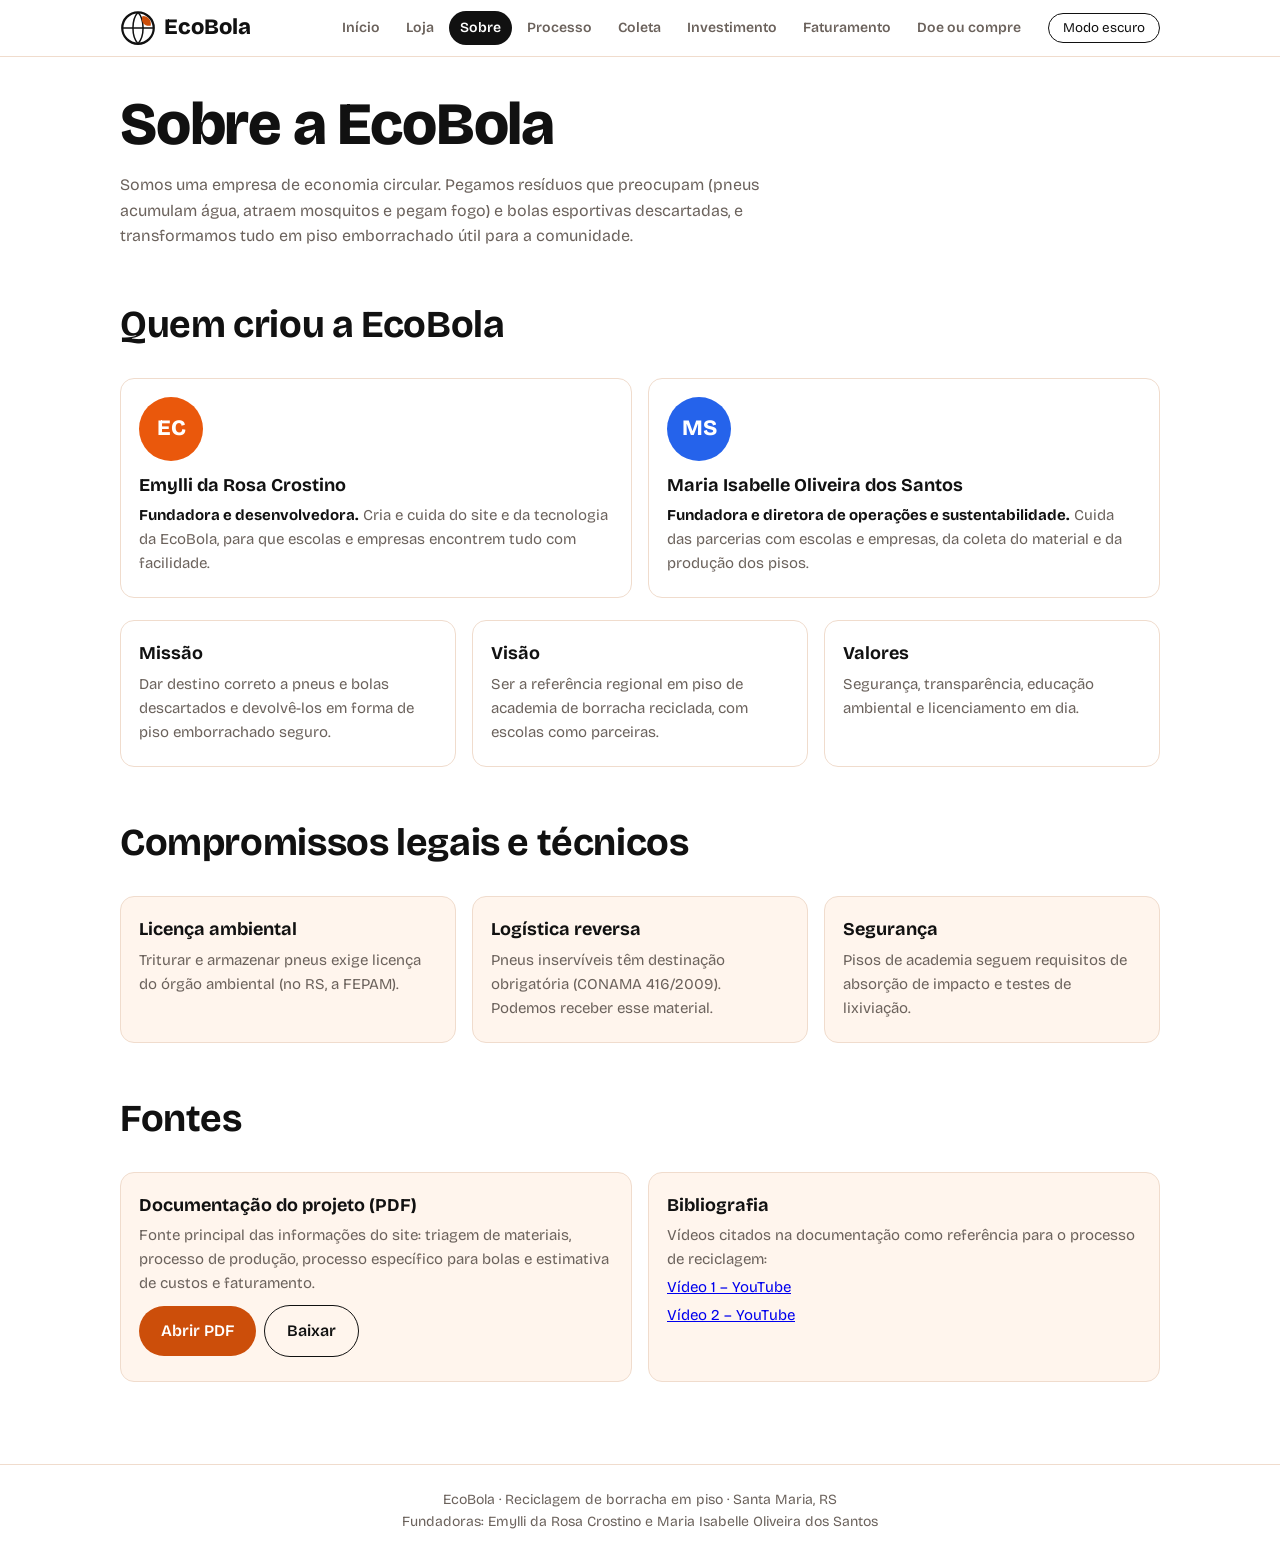
<file: sobre.html>
<!DOCTYPE html>
<html lang="pt-BR">

<head>
    <meta charset="utf-8">
    <meta name="viewport" content="width=device-width, initial-scale=1, viewport-fit=cover">
    <title>Sobre – EcoBola</title>
    <link rel="preconnect" href="https://fonts.googleapis.com">
    <link rel="preconnect" href="https://fonts.gstatic.com" crossorigin>
    <link href="https://fonts.googleapis.com/css2?family=Bricolage+Grotesque:wght@400;600;800&display=swap"
        rel="stylesheet" media="print" onload="this.media='all'">
    <noscript>
        <link href="https://fonts.googleapis.com/css2?family=Bricolage+Grotesque:wght@400;600;800&display=swap"
            rel="stylesheet">
    </noscript>
    <link rel="stylesheet" href="style.css">
    <script>try { var t = localStorage.getItem("eb-theme"); if (t) document.documentElement.dataset.theme = t } catch (e) { }</script>
</head>

<body>
    <div id="site-header"></div>
    <main>
        <section id="sobre">
            <h1>Sobre a EcoBola</h1>
            <p>Somos uma empresa de economia circular. Pegamos resíduos que preocupam (pneus acumulam água, atraem
                mosquitos e pegam fogo) e bolas esportivas descartadas, e transformamos tudo em piso emborrachado útil
                para a comunidade.</p>
            <h2 class="sub">Quem criou a EcoBola</h2>
            <div class="grid team">
                <div class="card">
                    <div class="av" style="background:#ea580c">EC</div>
                    <h3>Emylli da Rosa Crostino</h3>
                    <p><strong>Fundadora e desenvolvedora.</strong> Cria e cuida do site e da tecnologia da EcoBola,
                        para que escolas e empresas encontrem tudo com facilidade.</p>
                </div>
                <div class="card">
                    <div class="av" style="background:#2563eb">MS</div>
                    <h3>Maria Isabelle Oliveira dos Santos</h3>
                    <p><strong>Fundadora e diretora de operações e sustentabilidade.</strong> Cuida das parcerias com
                        escolas e empresas, da coleta do material e da produção dos pisos.</p>
                </div>
            </div>

            <div class="grid">
                <div class="card">
                    <h3>Missão</h3>
                    <p>Dar destino correto a pneus e bolas descartados e devolvê-los em forma de piso emborrachado seguro.</p>
                </div>
                <div class="card">
                    <h3>Visão</h3>
                    <p>Ser a referência regional em piso de academia de borracha reciclada, com escolas como parceiras.</p>
                </div>
                <div class="card">
                    <h3>Valores</h3>
                    <p>Segurança, transparência, educação ambiental e licenciamento em dia.</p>
                </div>
            </div>
            <h2 class="sub">Compromissos legais e técnicos</h2>
            <div class="grid">
                <div class="card s">
                    <h3>Licença ambiental</h3>
                    <p>Triturar e armazenar pneus exige licença do órgão ambiental (no RS, a FEPAM).</p>
                </div>
                <div class="card s">
                    <h3>Logística reversa</h3>
                    <p>Pneus inservíveis têm destinação obrigatória (CONAMA 416/2009). Podemos receber esse material.
                    </p>
                </div>
                <div class="card s">
                    <h3>Segurança</h3>
                    <p>Pisos de academia seguem requisitos de absorção de impacto e testes de lixiviação.</p>
                </div>
            </div>
            <h2 class="sub">Fontes</h2>
            <div class="grid">
                <div class="card s">
                    <h3>Documentação do projeto (PDF)</h3>
                    <p>Fonte principal das informações do site: triagem de materiais, processo de produção, processo
                        específico para bolas e estimativa de custos e faturamento.</p>
                    <a class="btn" href="EcoBola.pdf" target="_blank" rel="noopener">Abrir PDF</a><a class="btn o"
                        href="EcoBola.pdf" download>Baixar</a>
                </div>
                <div class="card s">
                    <h3>Bibliografia</h3>
                    <p>Vídeos citados na documentação como referência para o processo de reciclagem:</p>
                    <p><a href="https://youtu.be/GATitqnaupE?si=WUXjKF8YLCyH9S9t" target="_blank"
                            rel="noopener">Vídeo 1 – YouTube</a></p>
                    <p><a href="https://youtu.be/BdcNACjQz0Y?si=4oKq8BHnW4yFfLwt" target="_blank"
                            rel="noopener">Vídeo 2 – YouTube</a></p>
                </div>
            </div>
        </section>
    </main>
    <div id="site-footer"></div>
    <script src="script.js" defer></script>
</body>

</html>
</file>
<file: style.css>
:root {
    --bg: #fff;
    --fg: #111;
    --mut: #5f6b64;
    --acc: #15803d;
    --soft: #f1f6f2;
    --line: #dbe5dd;
    --on: #fff;
    box-sizing: border-box;
    padding-top: env(safe-area-inset-top, 0px);
    padding-bottom: env(safe-area-inset-bottom, 0px);
    color-scheme: light
}

:root {
    --bg: #fff;
    --fg: #111;
    --mut: #6b625c;
    --acc: #cc4e0a;
    --soft: #fff5ed;
    --line: #f0dccd;
    --on: #fff;
    box-sizing: border-box;
    padding-top: env(safe-area-inset-top, 0px);
    padding-bottom: env(safe-area-inset-bottom, 0px);
    color-scheme: light
}

:root[data-theme="dark"] {
    --bg: #000;
    --fg: #fff;
    --mut: #b3b3b3;
    --acc: #fff;
    --soft: #111;
    --line: #333;
    --on: #000;
    color-scheme: dark
}

html {
    scroll-padding-top: env(safe-area-inset-top, 0px)
}

* {
    box-sizing: inherit
}

body {
    margin: 0;
    background: var(--bg);
    color: var(--fg);
    font: 16px/1.6 "Bricolage Grotesque", system-ui, sans-serif;
    transition: background .3s, color .3s
}

body::before {
    content: "";
    position: fixed;
    inset: 0 0 auto;
    height: env(safe-area-inset-top, 0px);
    background: var(--bg);
    z-index: 10
}

header {
    position: sticky;
    top: env(safe-area-inset-top, 0px);
    background: var(--bg);
    border-bottom: 1px solid var(--line);
    z-index: 9
}

.bar {
    max-width: 1080px;
    margin: auto;
    padding: 10px 20px;
    display: flex;
    align-items: center;
    gap: 16px;
    flex-wrap: wrap
}

.logo {
    display: flex;
    align-items: center;
    gap: 8px;
    font-weight: 800;
    font-size: 22px;
    color: var(--fg);
    text-decoration: none
}

.logo svg {
    width: 36px;
    height: 36px
}

nav {
    display: flex;
    gap: 4px;
    flex-wrap: wrap;
    margin-left: auto
}

nav a {
    padding: 6px 11px;
    border-radius: 99px;
    color: var(--mut);
    text-decoration: none;
    font-size: 14px;
    font-weight: 600
}

nav a:hover,
nav a.on {
    background: var(--fg);
    color: var(--bg)
}

#tg {
    border: 1.5px solid var(--fg);
    background: var(--bg);
    color: var(--fg);
    border-radius: 99px;
    padding: 6px 14px;
    font: 600 13px inherit;
    font-family: inherit;
    cursor: pointer
}

#tg:hover {
    background: var(--fg);
    color: var(--bg)
}

:focus-visible {
    outline: 3px solid var(--acc);
    outline-offset: 2px
}

main {
    max-width: 1080px;
    margin: auto;
    padding: 36px 20px 60px
}

main {
    animation: f .4s
}

@keyframes f {
    from {
        opacity: 0
    }

    to {
        opacity: 1
    }
}

@media(prefers-reduced-motion:reduce) {
    main {
        animation: none
    }
}

h1 {
    font-size: clamp(34px, 6vw, 60px);
    line-height: 1.05;
    margin: 0 0 16px;
    font-weight: 800;
    letter-spacing: -.02em
}

h2 {
    font-size: clamp(26px, 4vw, 38px);
    margin: 0 0 10px;
    letter-spacing: -.01em
}

h3 {
    margin: 0 0 4px;
    font-size: 18px
}

p {
    max-width: 64ch;
    color: var(--mut)
}

.hero {
    display: grid;
    grid-template-columns: 1.1fr .9fr;
    gap: 30px;
    align-items: center
}

.btn {
    display: inline-block;
    background: var(--acc);
    color: var(--on);
    padding: 12px 22px;
    border-radius: 99px;
    font-weight: 600;
    text-decoration: none;
    margin: 6px 8px 6px 0
}

.btn.o {
    background: none;
    color: var(--fg);
    border: 1.5px solid var(--fg)
}

.grid {
    display: grid;
    grid-template-columns: repeat(auto-fit, minmax(230px, 1fr));
    gap: 16px;
    margin: 22px 0
}

.card {
    border: 1px solid var(--line);
    border-radius: 14px;
    padding: 18px;
    background: var(--bg)
}

.card.s {
    background: var(--soft)
}

.card svg.i {
    width: 64px;
    height: 64px;
    color: var(--acc);
    margin-bottom: 8px
}

.card p {
    margin: 4px 0;
    font-size: 15px
}

.num {
    font-size: 34px;
    font-weight: 800;
    color: var(--acc)
}

.chart {
    border: 1px solid var(--line);
    border-radius: 14px;
    padding: 18px;
    margin: 20px 0;
    overflow-x: auto
}

.chart svg {
    width: 100%;
    min-width: 480px;
    height: auto;
    display: block
}

.sub {
    margin-top: 46px
}

form {
    display: grid;
    gap: 12px;
    max-width: 620px
}

label {
    font-weight: 600;
    font-size: 14px;
    display: grid;
    gap: 4px
}

input,
select,
textarea {
    font: inherit;
    padding: 10px 12px;
    border: 1.5px solid var(--line);
    border-radius: 10px;
    background: var(--bg);
    color: var(--fg)
}

fieldset {
    border: 1.5px solid var(--line);
    border-radius: 10px;
    display: flex;
    gap: 14px;
    flex-wrap: wrap
}

fieldset label {
    display: flex;
    font-weight: 400;
    gap: 6px;
    align-items: center
}

button.btn {
    border: 0;
    cursor: pointer;
    font: 600 16px inherit;
    font-family: inherit
}

#msg {
    font-weight: 600;
    color: var(--acc)
}

footer {
    border-top: 1px solid var(--line);
    padding: 24px 20px;
    text-align: center;
    color: var(--mut);
    font-size: 14px
}

@media(max-width:760px) {
    .hero {
        grid-template-columns: 1fr
    }

    nav {
        margin-left: 0
    }
}

a.card {
    display: block;
    color: inherit;
    text-decoration: none
}

a.card:hover {
    border-color: var(--acc)
}

a.card h3 {
    color: var(--acc)
}

.scene {
    display: grid;
    grid-template-columns: 1.25fr 1fr;
    gap: 26px;
    align-items: center;
    margin: 26px 0
}

.scene:nth-of-type(even) svg {
    order: 2
}

.scene svg {
    width: 100%;
    height: auto;
    background: var(--soft);
    border: 1px solid var(--line);
    border-radius: 14px;
    stroke: var(--fg);
    stroke-width: 3;
    fill: none;
    stroke-linecap: round;
    stroke-linejoin: round
}

.scene text {
    fill: var(--fg);
    stroke: none;
    font: 600 14px "Bricolage Grotesque", system-ui, sans-serif
}

@media(max-width:760px) {
    .scene {
        grid-template-columns: 1fr
    }

    .scene:nth-of-type(even) svg {
        order: 0
    }
}

#steps .card:nth-child(1) svg.i {
    color: #f97316
}

#steps .card:nth-child(2) svg.i {
    color: #3b82f6
}

#steps .card:nth-child(3) svg.i {
    color: #22c55e
}

#steps .card:nth-child(4) svg.i {
    color: #ef4444
}

#steps .card:nth-child(5) svg.i {
    color: #ca8a04
}

#steps .card:nth-child(6) svg.i {
    color: #8b5cf6
}

#steps .card:nth-child(7) svg.i {
    color: #14b8a6
}

.av {
    width: 64px;
    height: 64px;
    border-radius: 50%;
    display: grid;
    place-items: center;
    color: #fff;
    font-weight: 800;
    font-size: 22px;
    margin-bottom: 10px
}

.team .card p strong {
    color: var(--fg)
}

#steps .card:nth-child(8) svg.i {
    color: #f97316
}

#steps .card:nth-child(9) svg.i {
    color: #3b82f6
}

#steps .card p strong {
    color: var(--fg)
}

#prod {
    grid-template-columns: repeat(auto-fit, minmax(200px, 280px))
}
</file>
